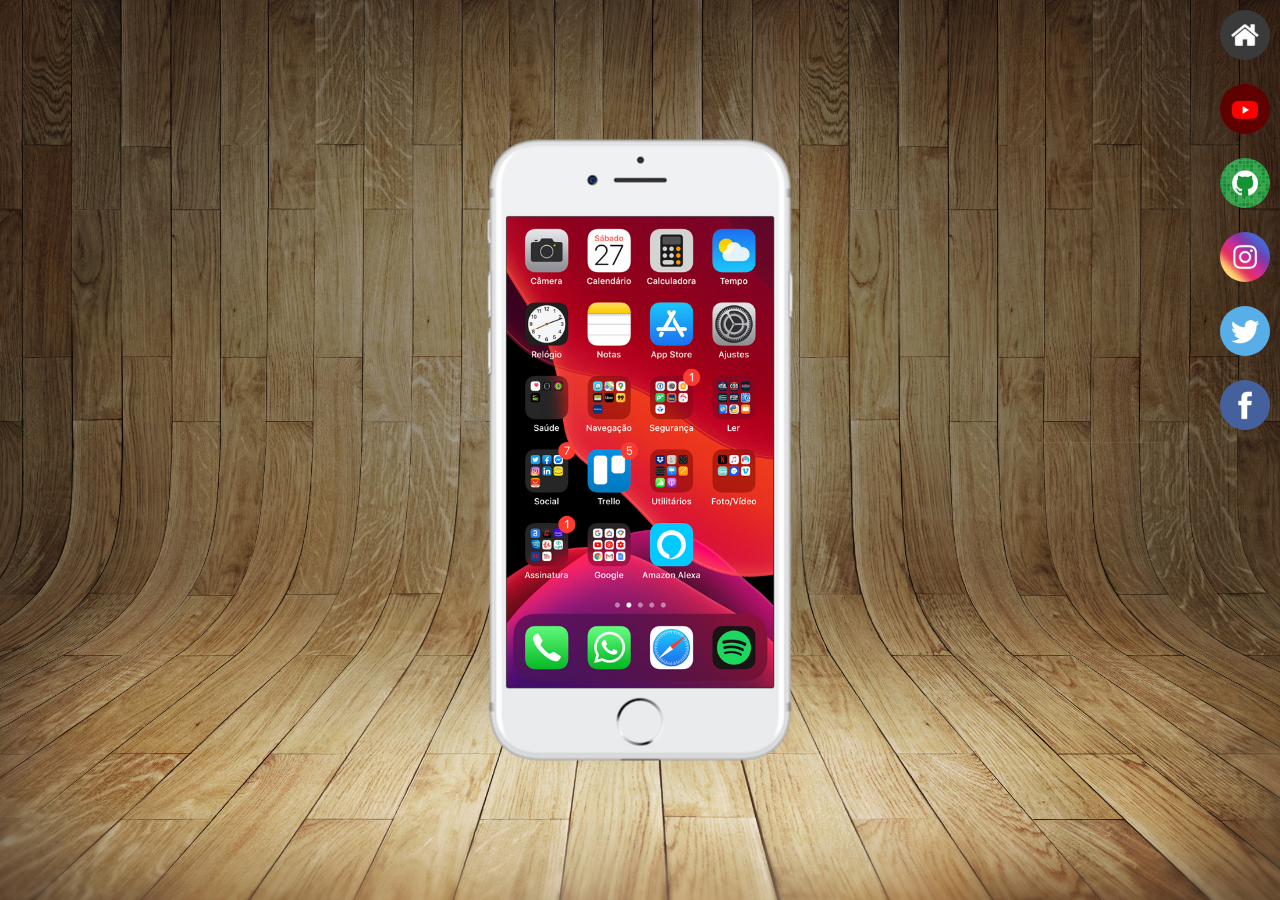
<file: index.html>
<!DOCTYPE html>
<html lang="pt-BR">
<head>
    <meta charset="UTF-8">
    <meta name="viewport" content="width=device-width, initial-scale=1.0">
    <title>Projeto Redes Sociais</title>
    <link rel="shortcut icon" href="favicon.ico" type="image/x-icon">
    <link rel="stylesheet" href="estilos/style.css">
</head>
<body>
    <main>
        <section id="telefone">
            <iframe src="home.html" name="tela" id="tela" frameborder="0">
                Seu navegador não é compatível com isso.
            </iframe>
        </section>
        <section id="redes-sociais">
            <a href="home.html" target="tela"><img src="imagens/logo-home.jpg" alt="
                Home"></a> <br>

            <a href="youtube.html" target="tela"><img src="imagens/logo-youtube.jpg" alt="YouTube"></a> <br>

            <a href="github.html" target="tela"> <img src="imagens/logo-github.jpg" alt="Github"></a> <br>

            <a href="instagram.html" target="tela"><img src="imagens/logo-instagram.jpg" alt="Instagram"></a> <br>

            <a href="twitter.html" target="tela"><img src="imagens/logo-twitter.jpg" alt="Twitter"></a> <br>

            <a href="facebook.html" target="tela"><img src="imagens/logo-facebook.jpg" alt=""></a> <br>

            
        </section>
    </main>
</body>
</html>
</file>
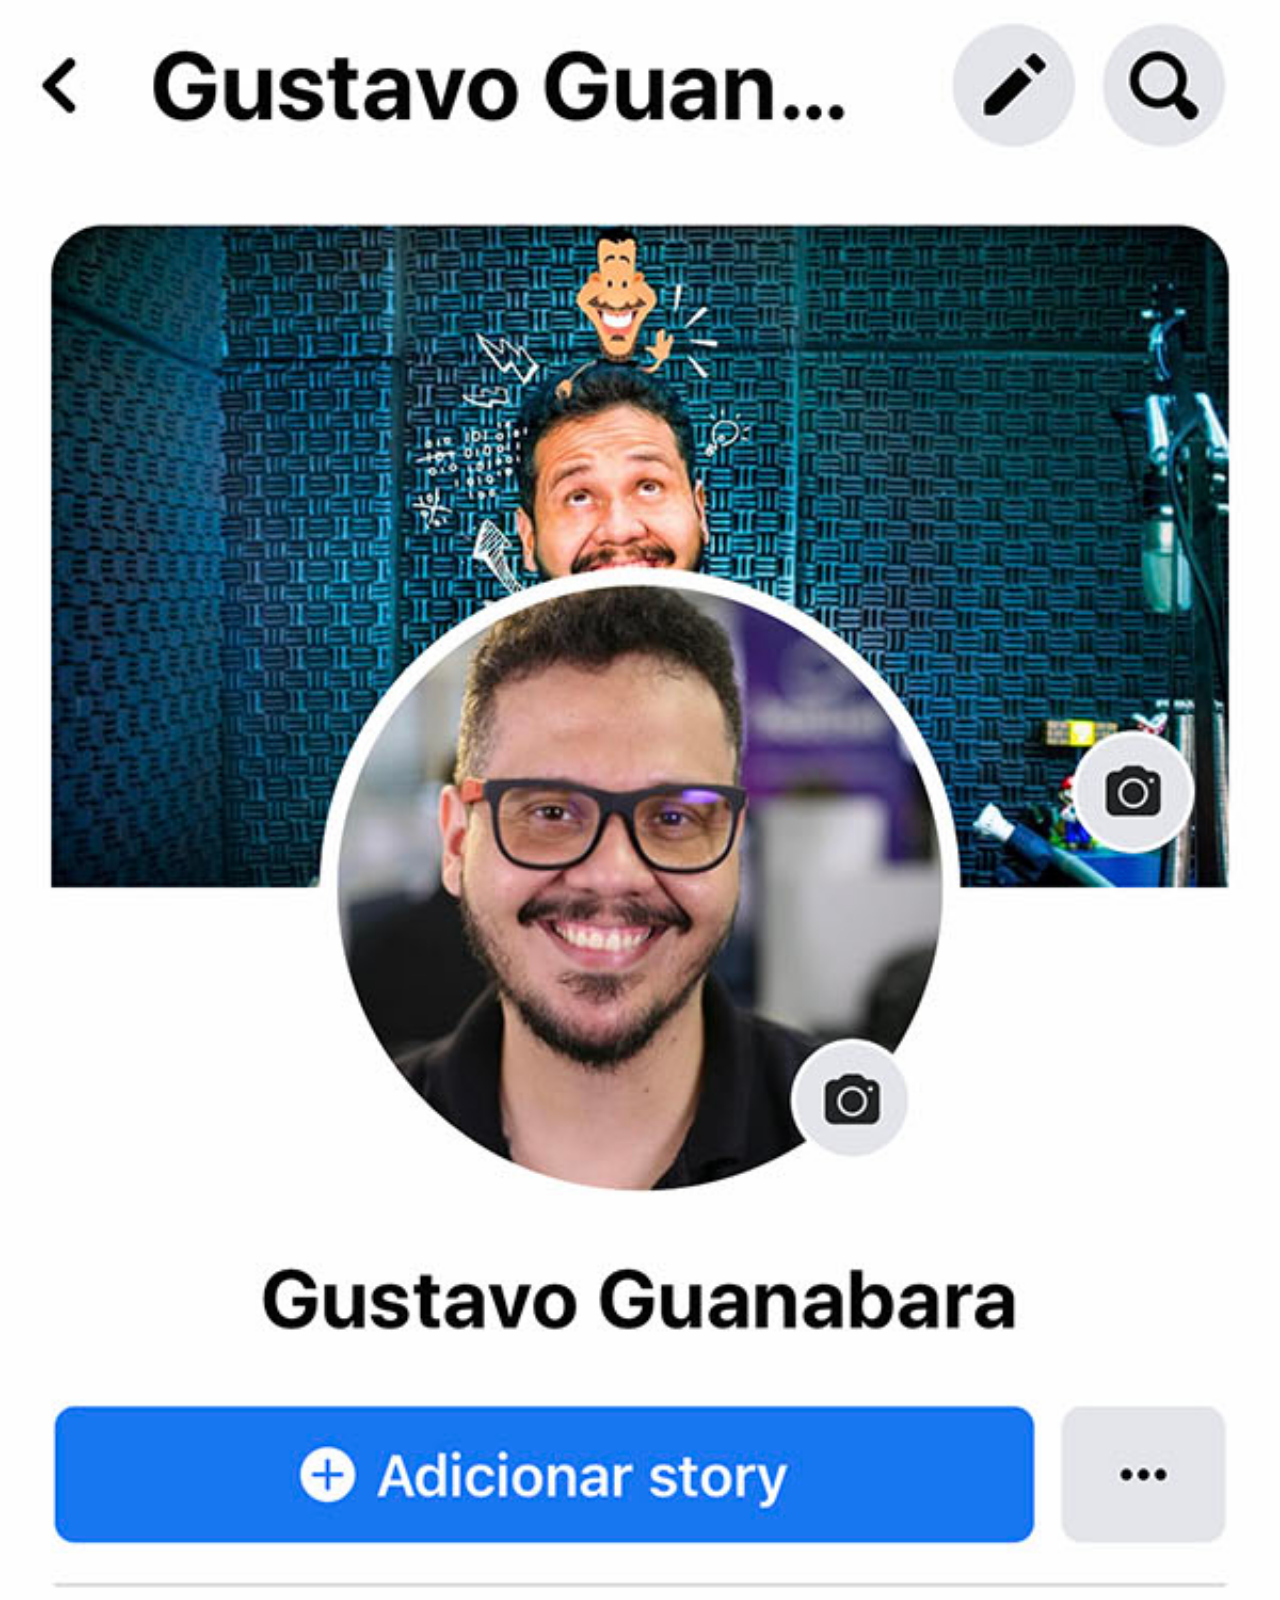
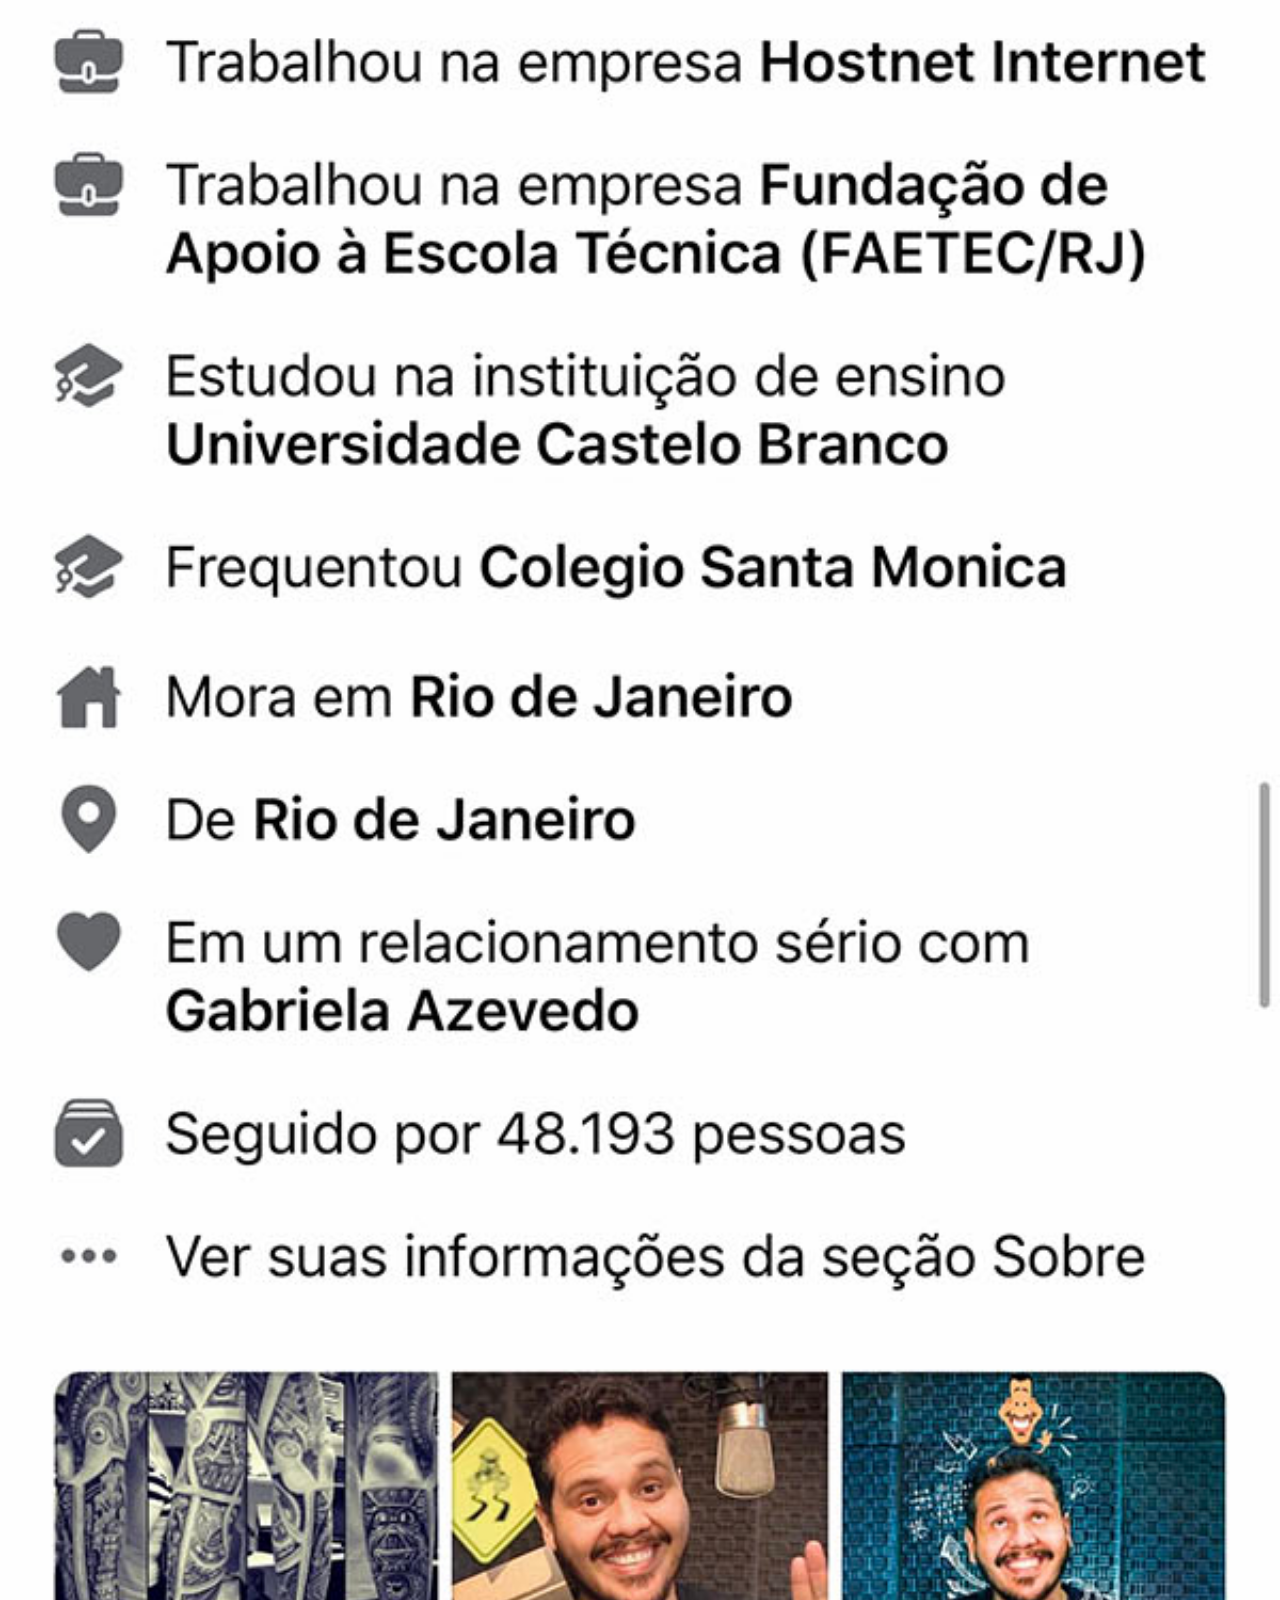
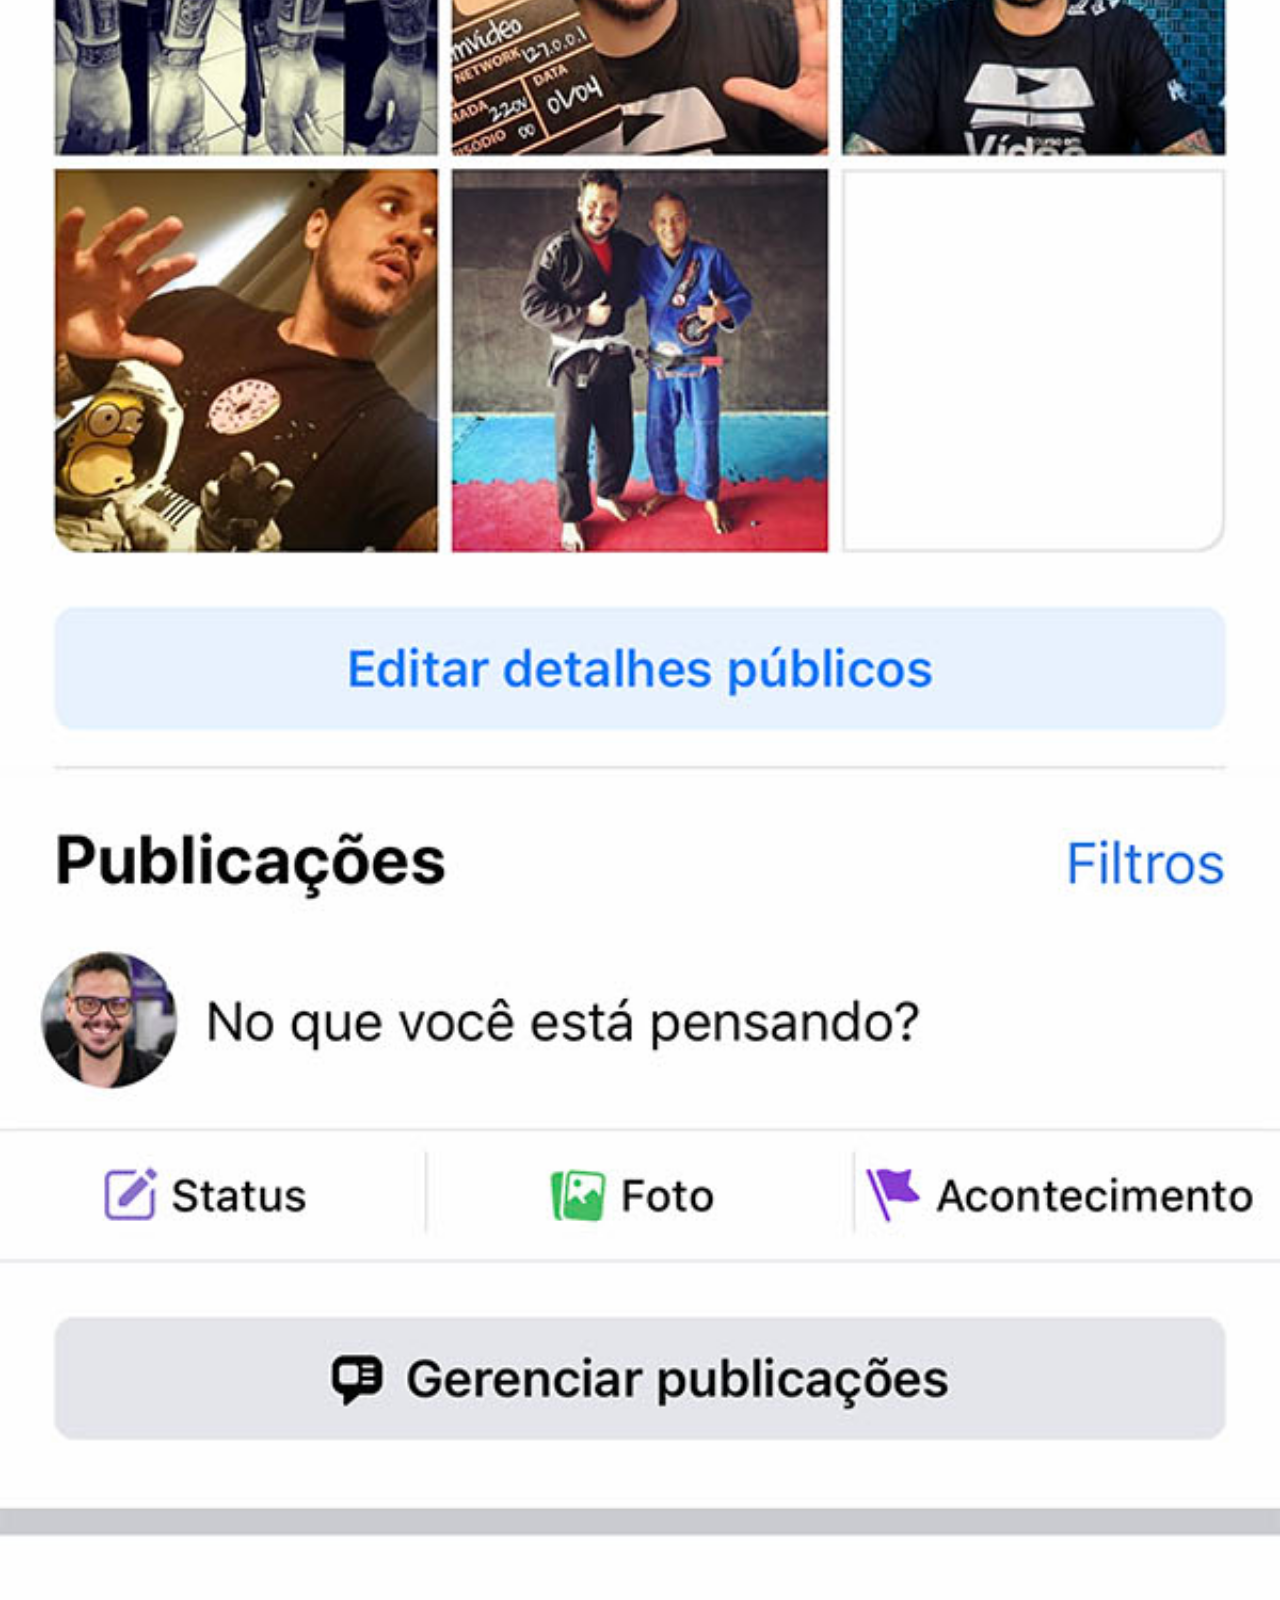
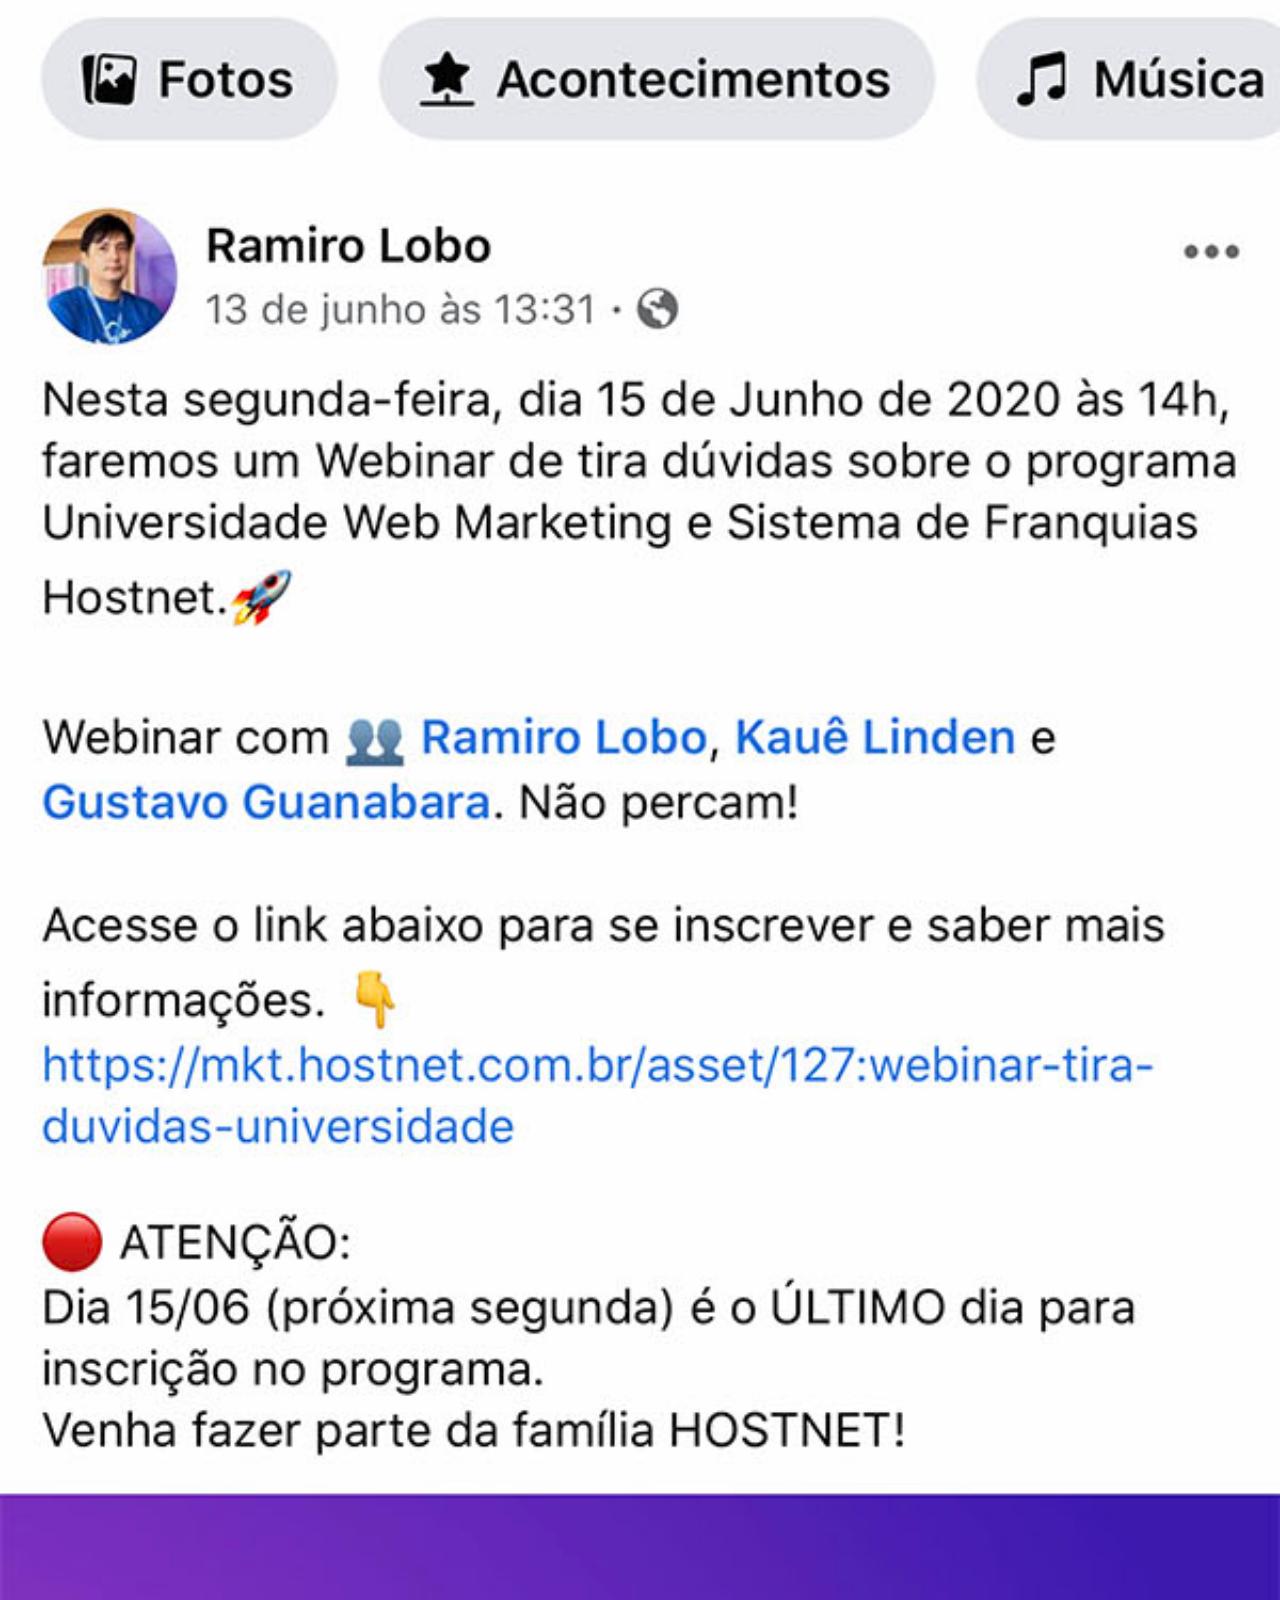
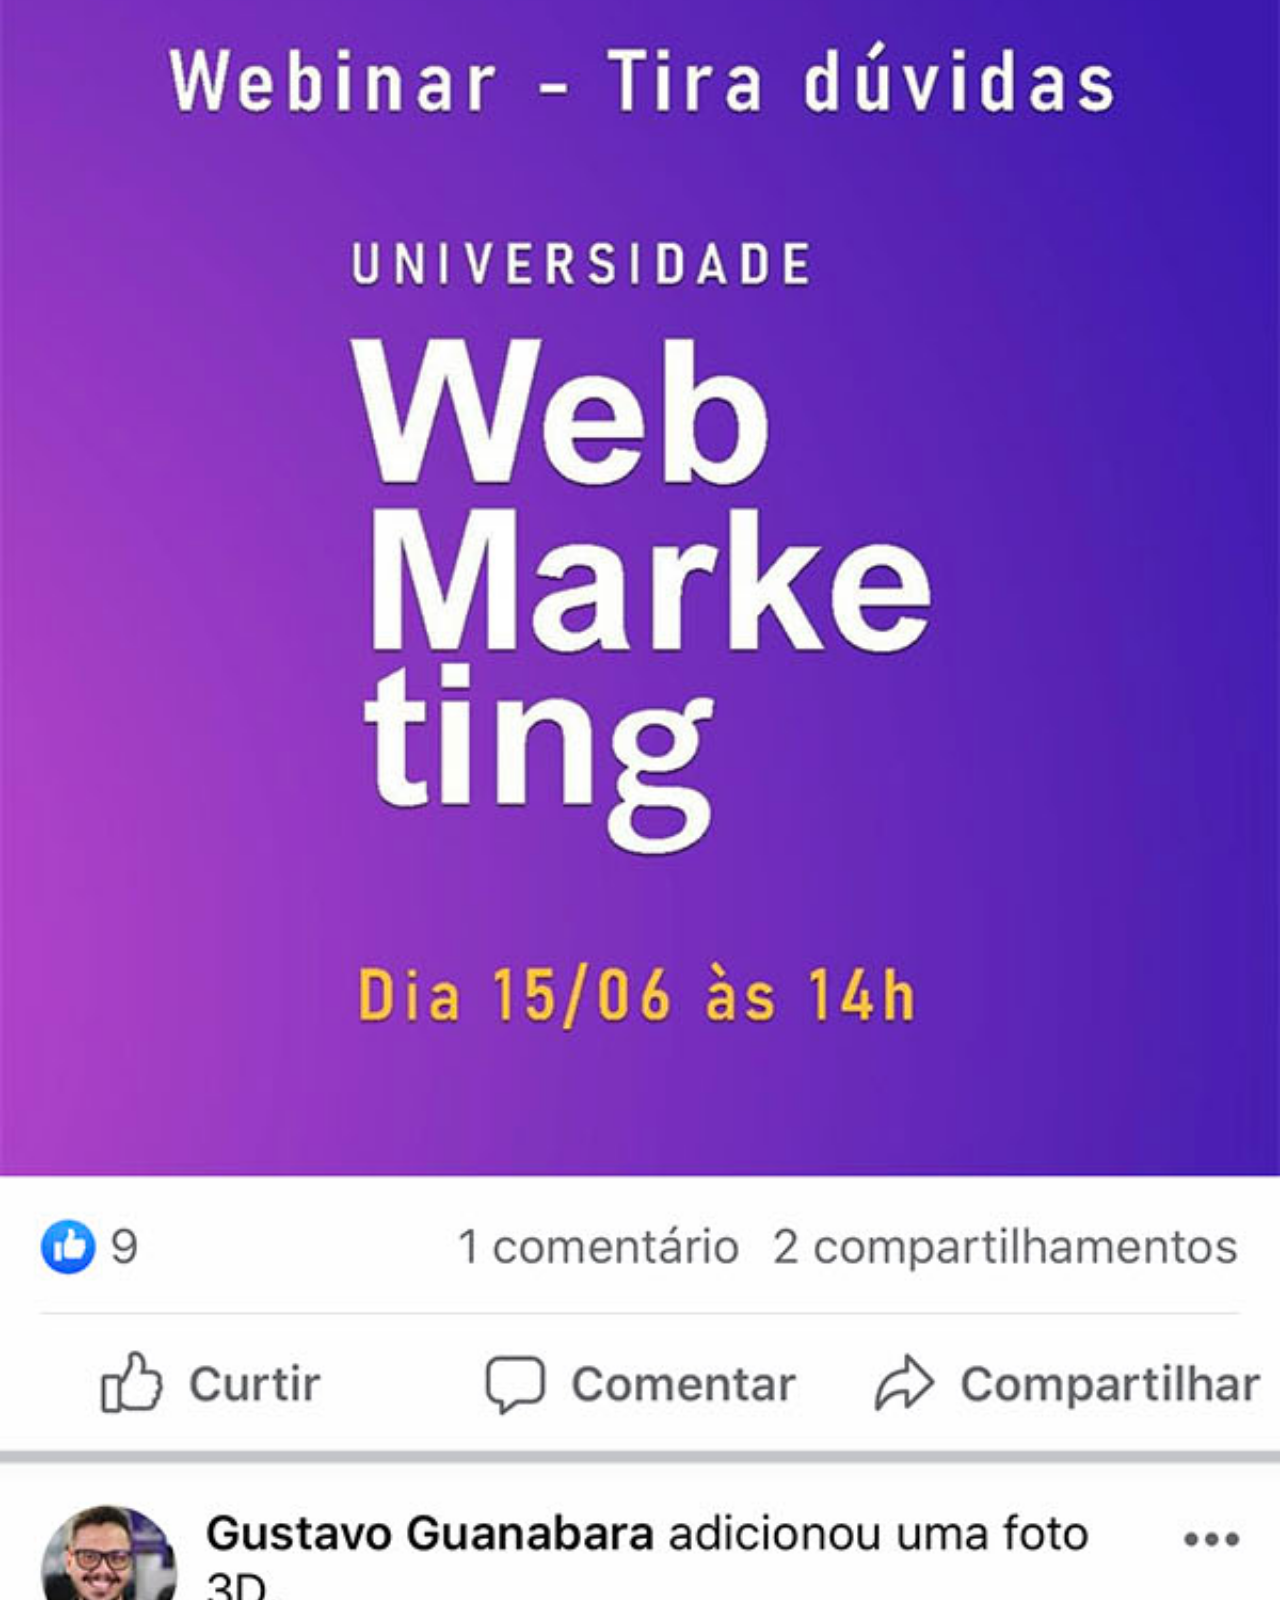
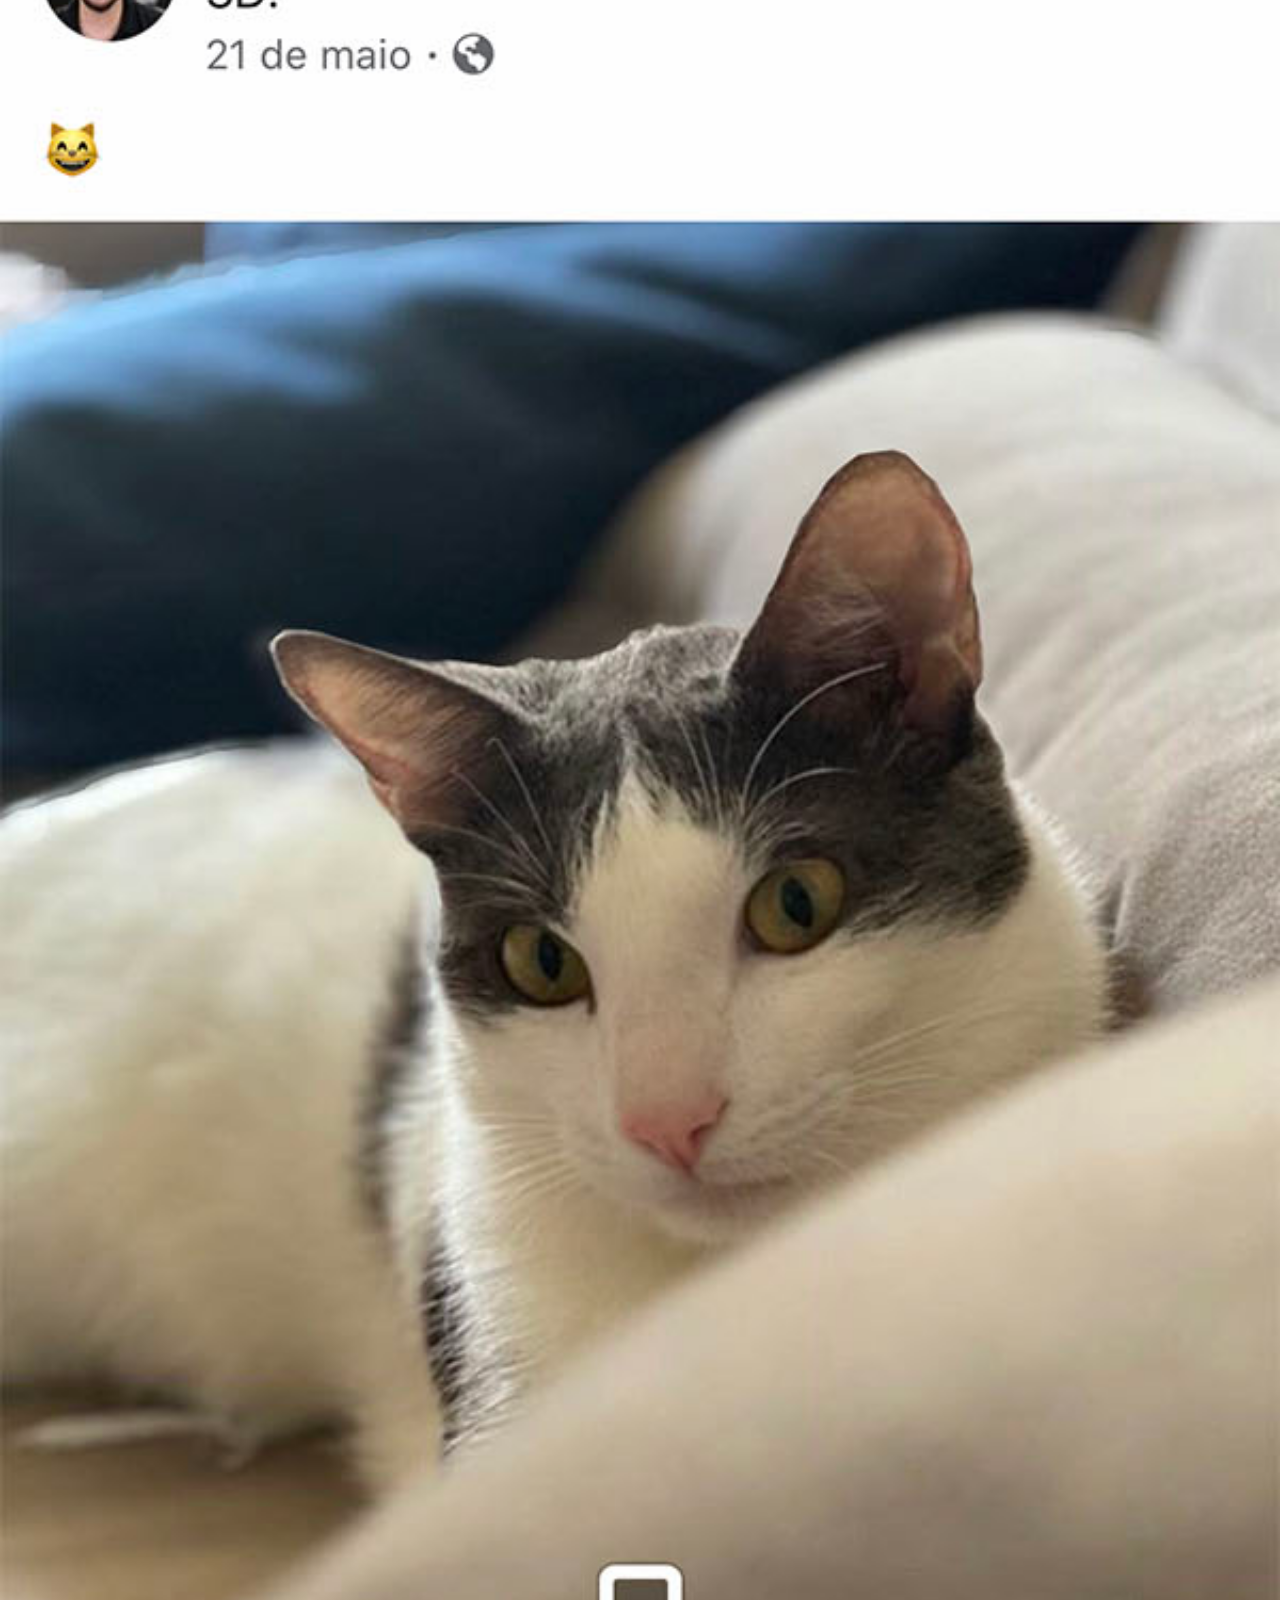
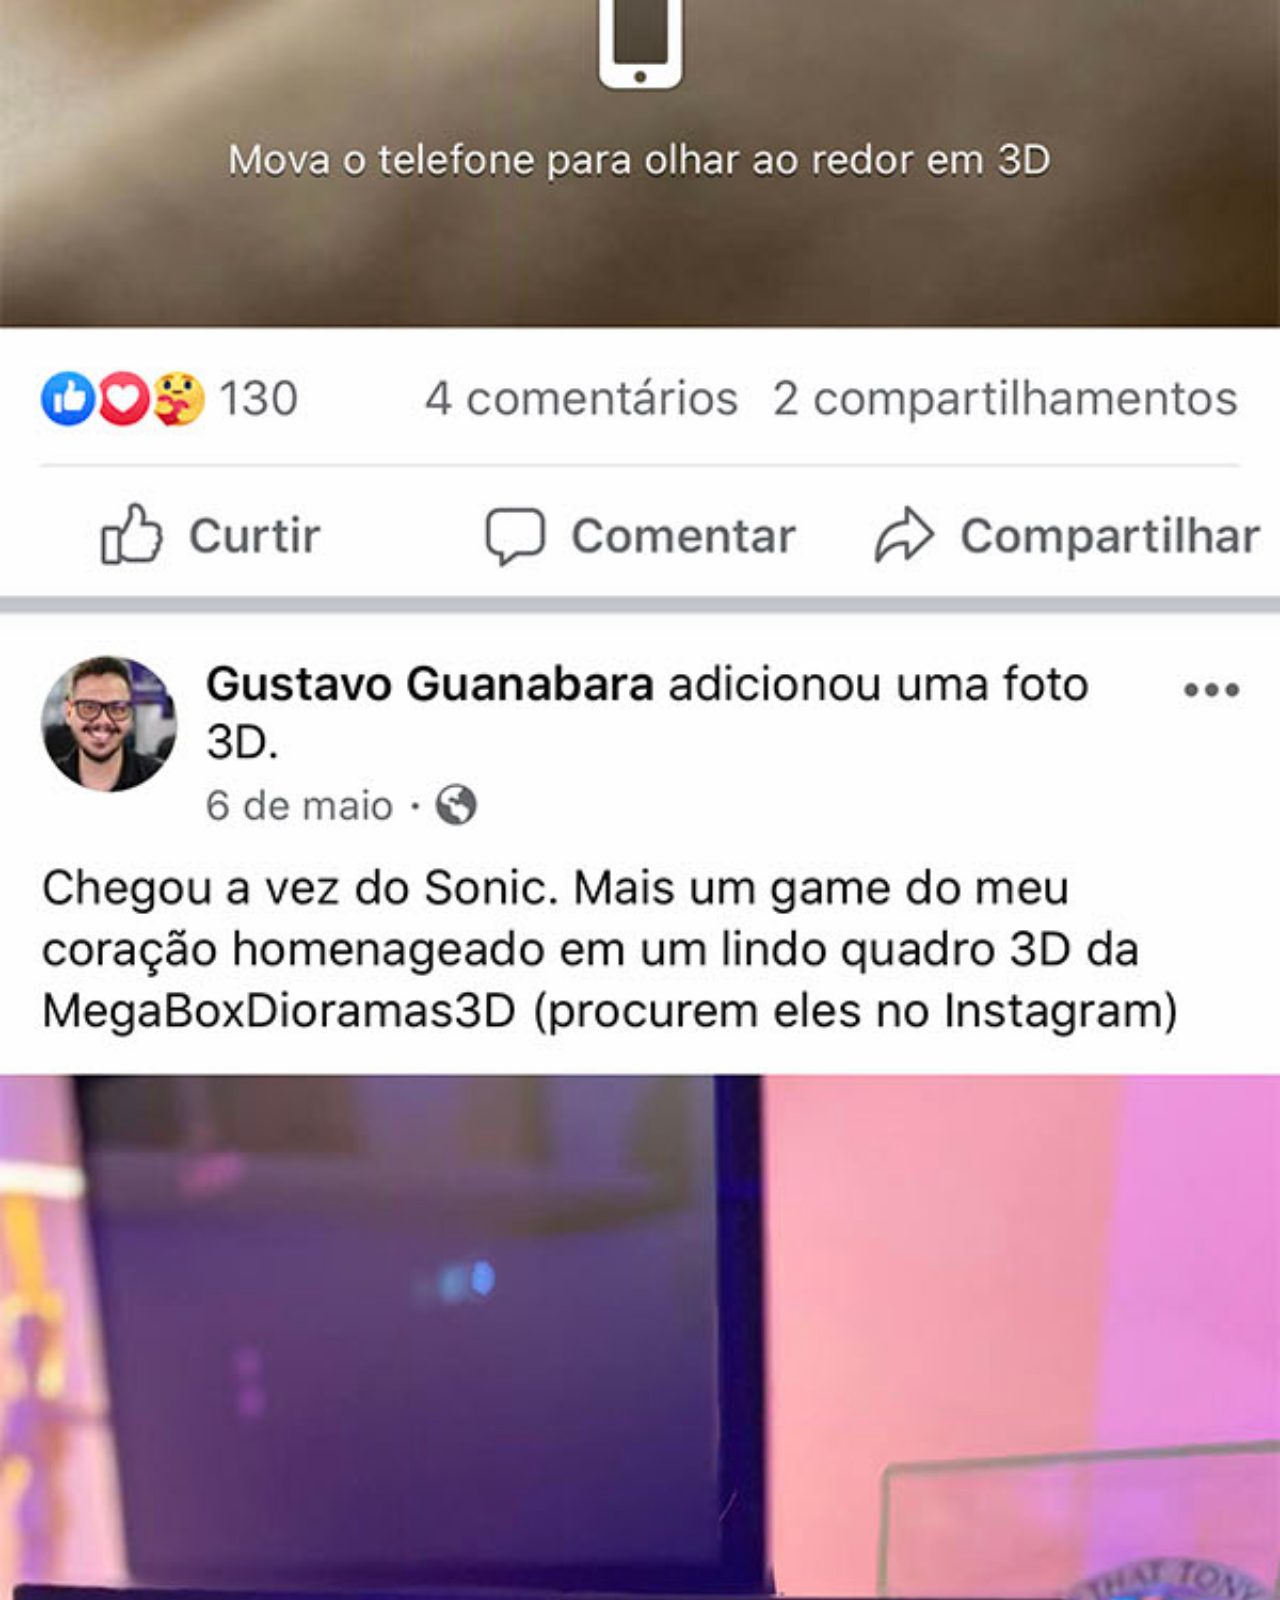
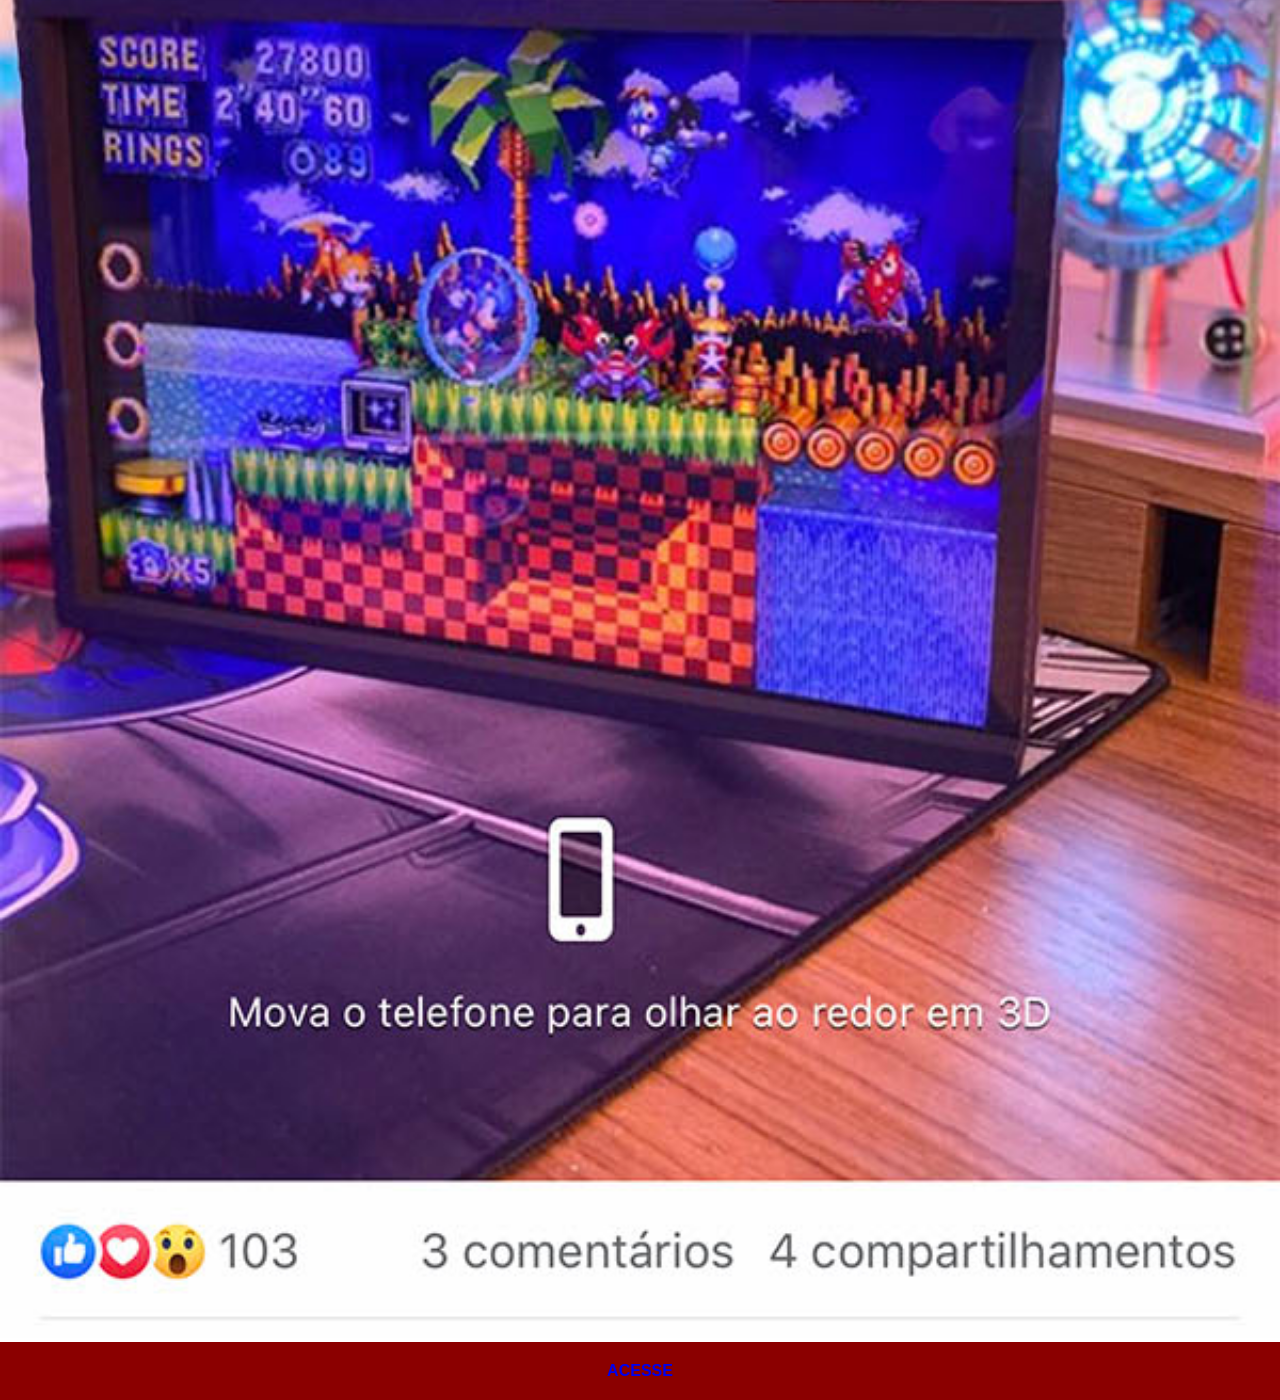
<file: facebook.html>
<!DOCTYPE html>
<html lang="pt-BR">
<head>
    <meta charset="UTF-8">
    <meta name="viewport" content="width=device-width, initial-scale=1.0">
    <title>Facebook</title>
    <link rel="stylesheet" href="estilos/social.css">
</head>
<body>
    <img src="imagens/tela-facebook.jpg" alt="Facebook">
    <a href="https://facebook.com" target="_blank">ACESSE</a>

</body>
</html>
</file>
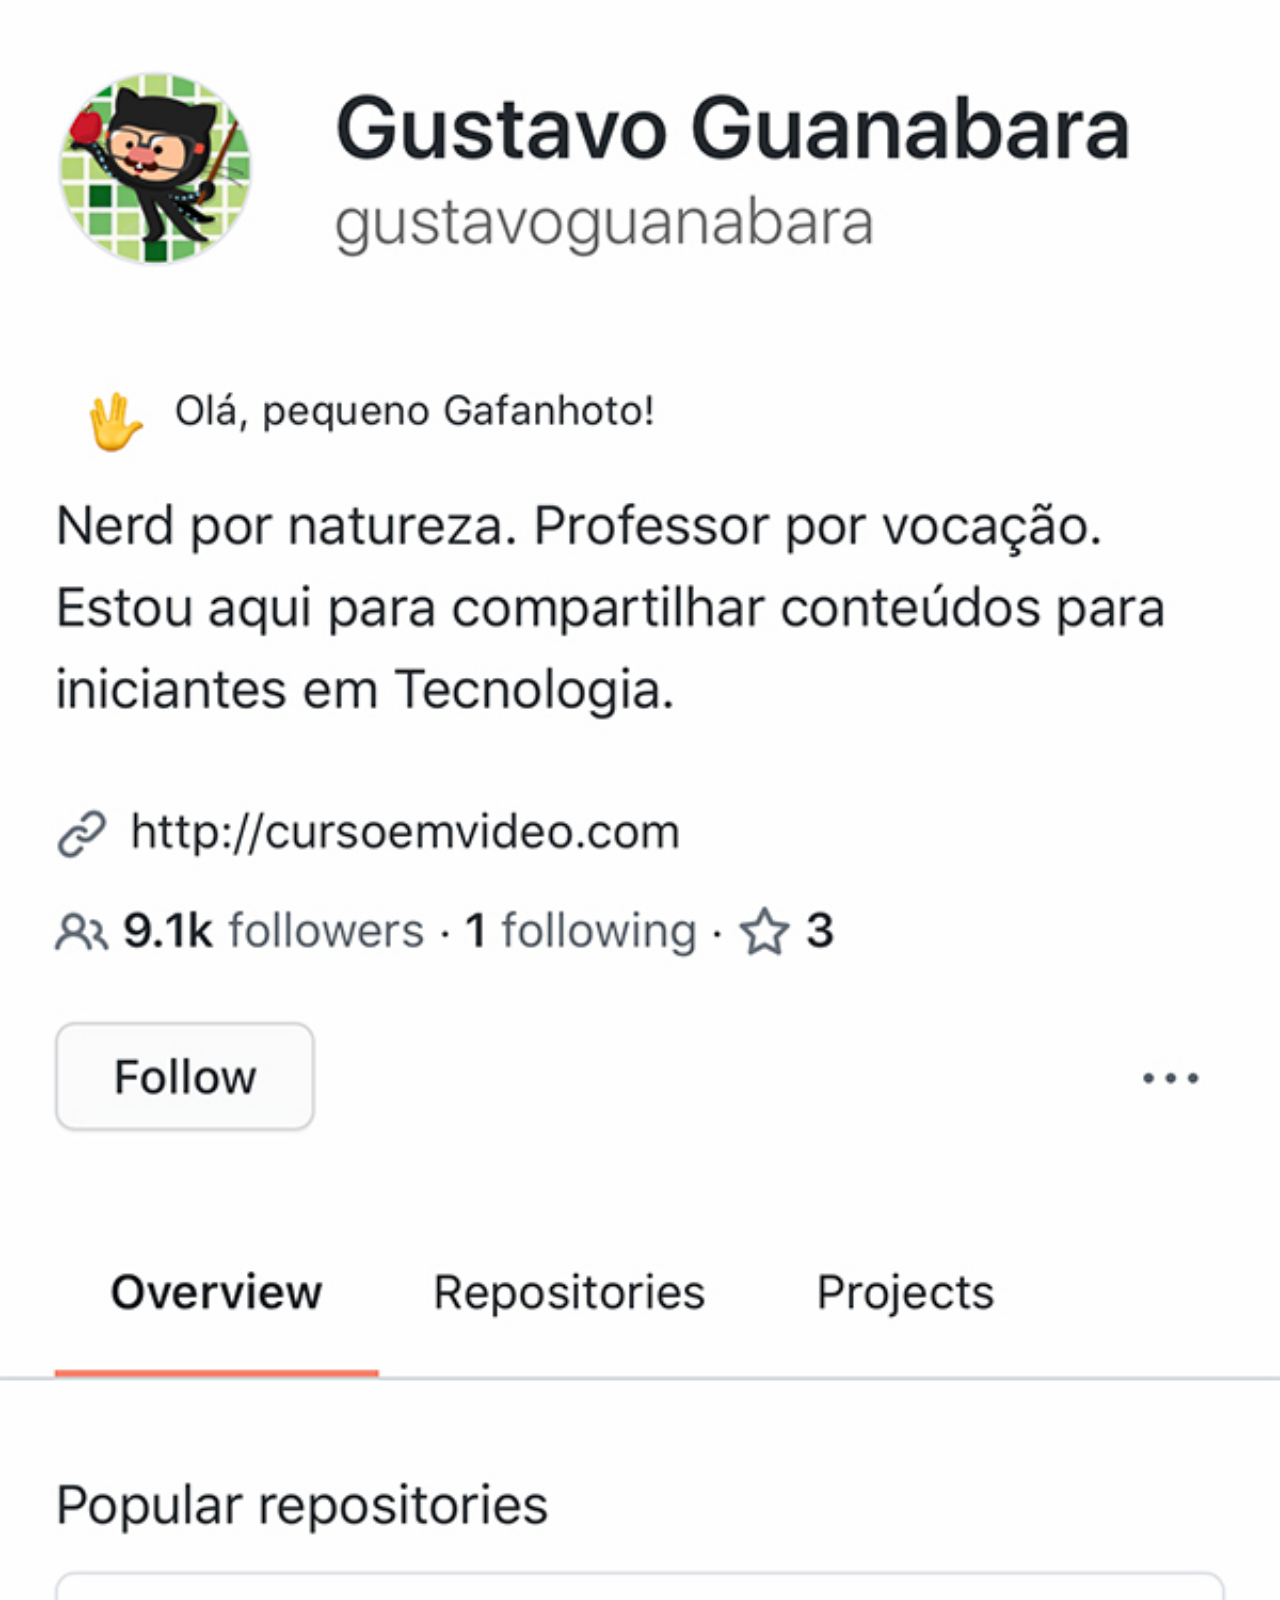
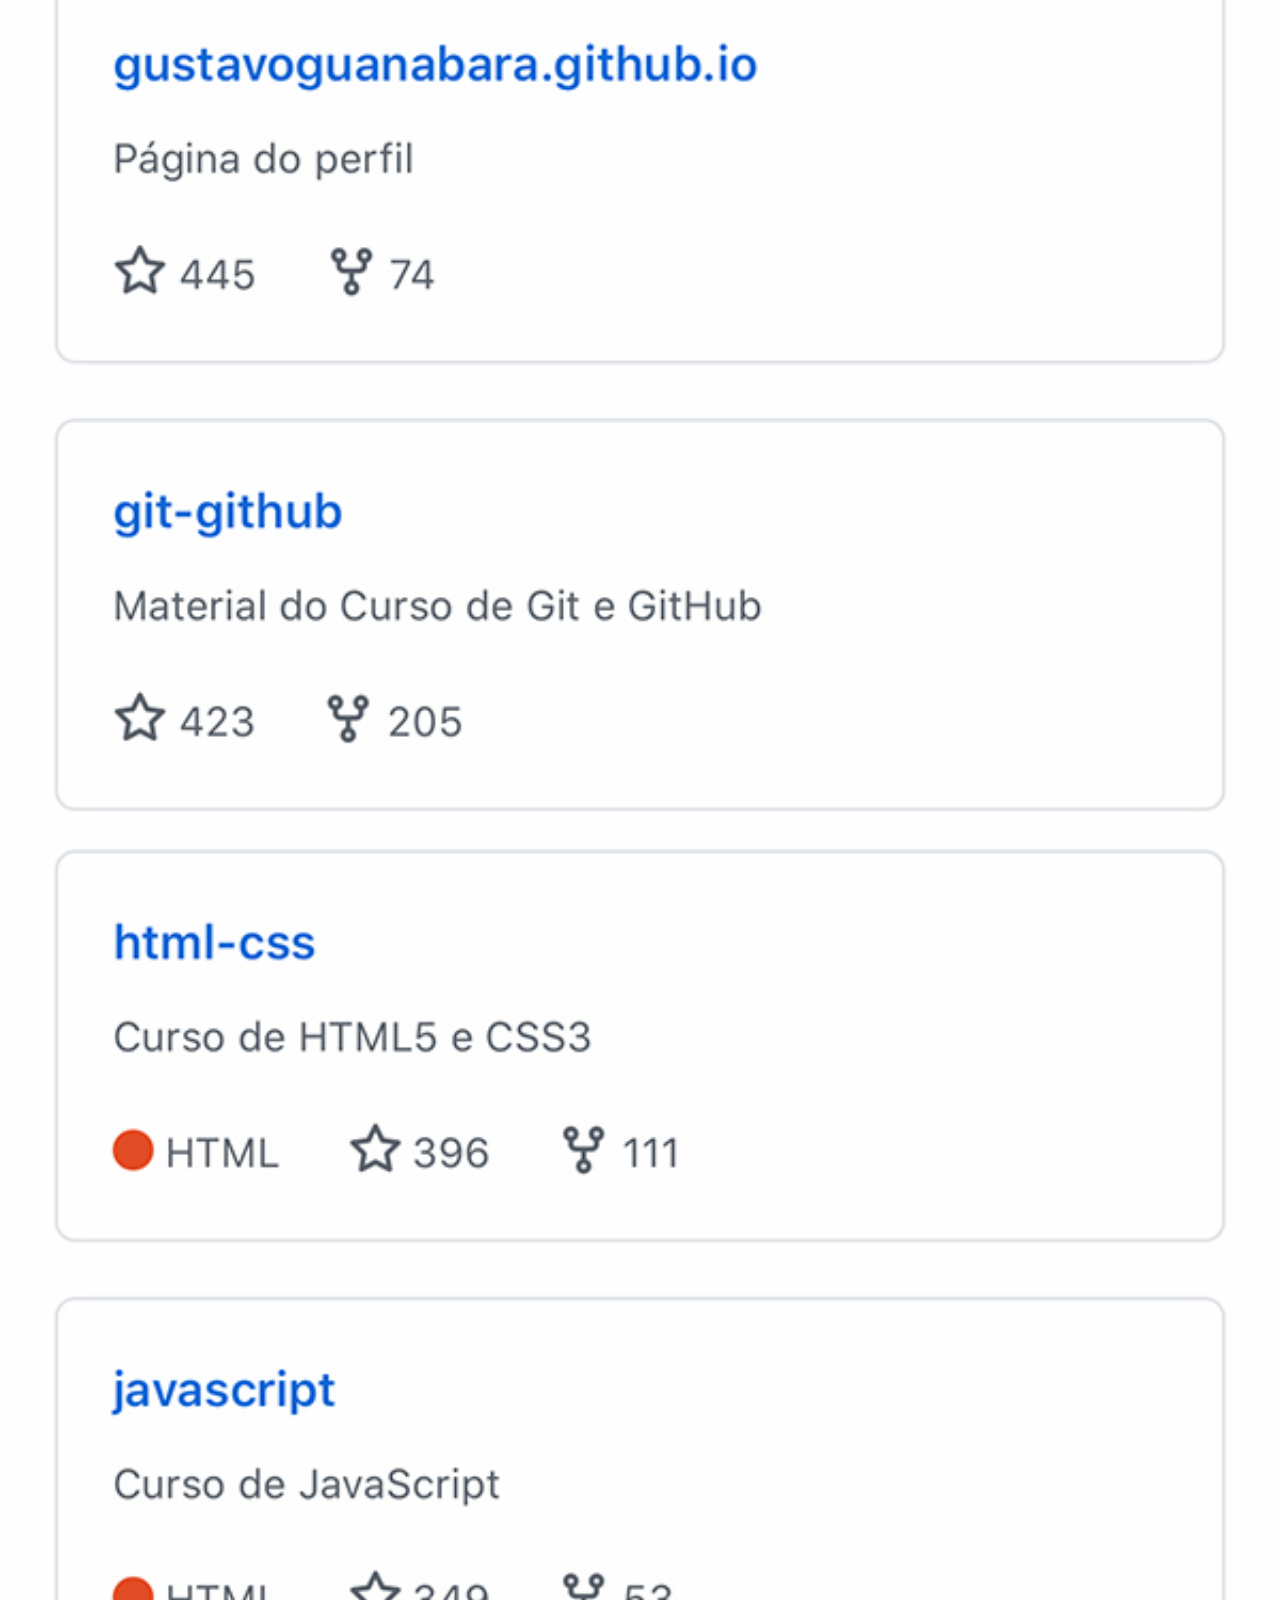
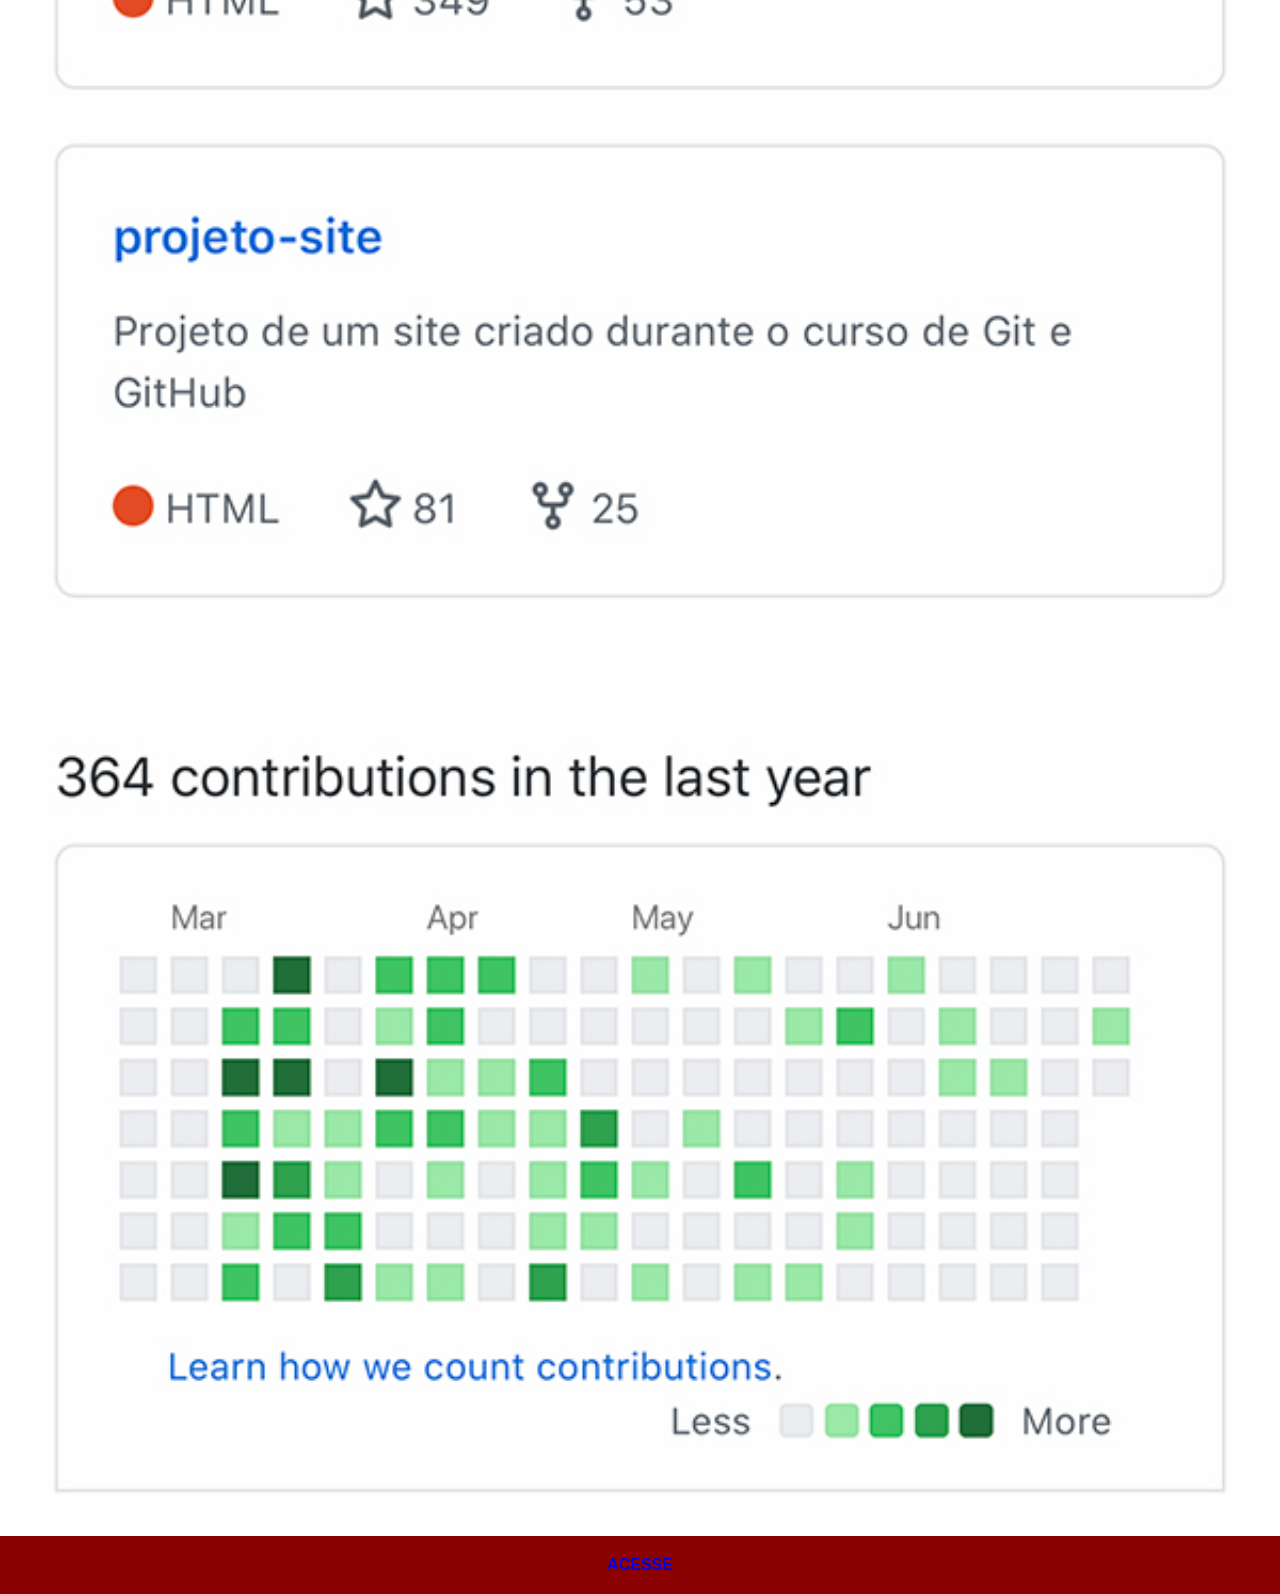
<file: github.html>
<!DOCTYPE html>
<html lang="pt-BR">
<head>
    <meta charset="UTF-8">
    <meta name="viewport" content="width=device-width, initial-scale=1.0">
    <title>Github</title>
    <link rel="stylesheet" href="estilos/social.css">
</head>
<body>
    <img src="imagens/tela-github.jpg" alt="GitHub">
    <a href="https://github.com/JVictor-web" target="_blank">ACESSE</a>

</body>
</html>
</file>
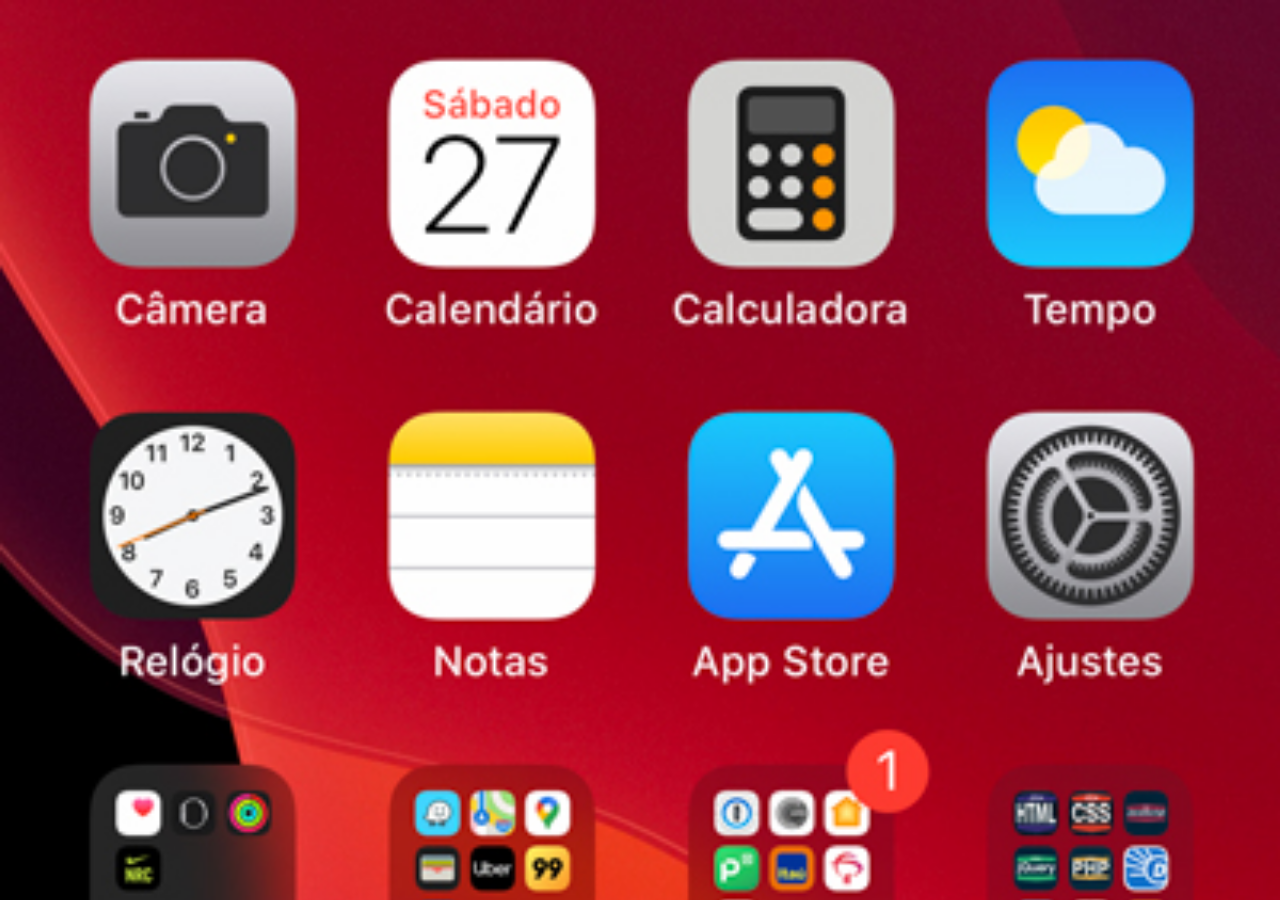
<file: home.html>
<!DOCTYPE html>
<html lang="pt-BR">
<head>
    <meta charset="UTF-8">
    <meta name="viewport" content="width=device-width, initial-scale=1.0">
    <title>Home</title>
    <style>
        * {
            margin: 0px;
            padding: 0px;
        }

        body {
            width: 100vw;
            height: 100vh;
            background: black url('imagens/tela-home.jpg') no-repeat top center;
            background-size: cover;
        }
    </style>
</head>
<body>
    
</body>
</html>
</file>
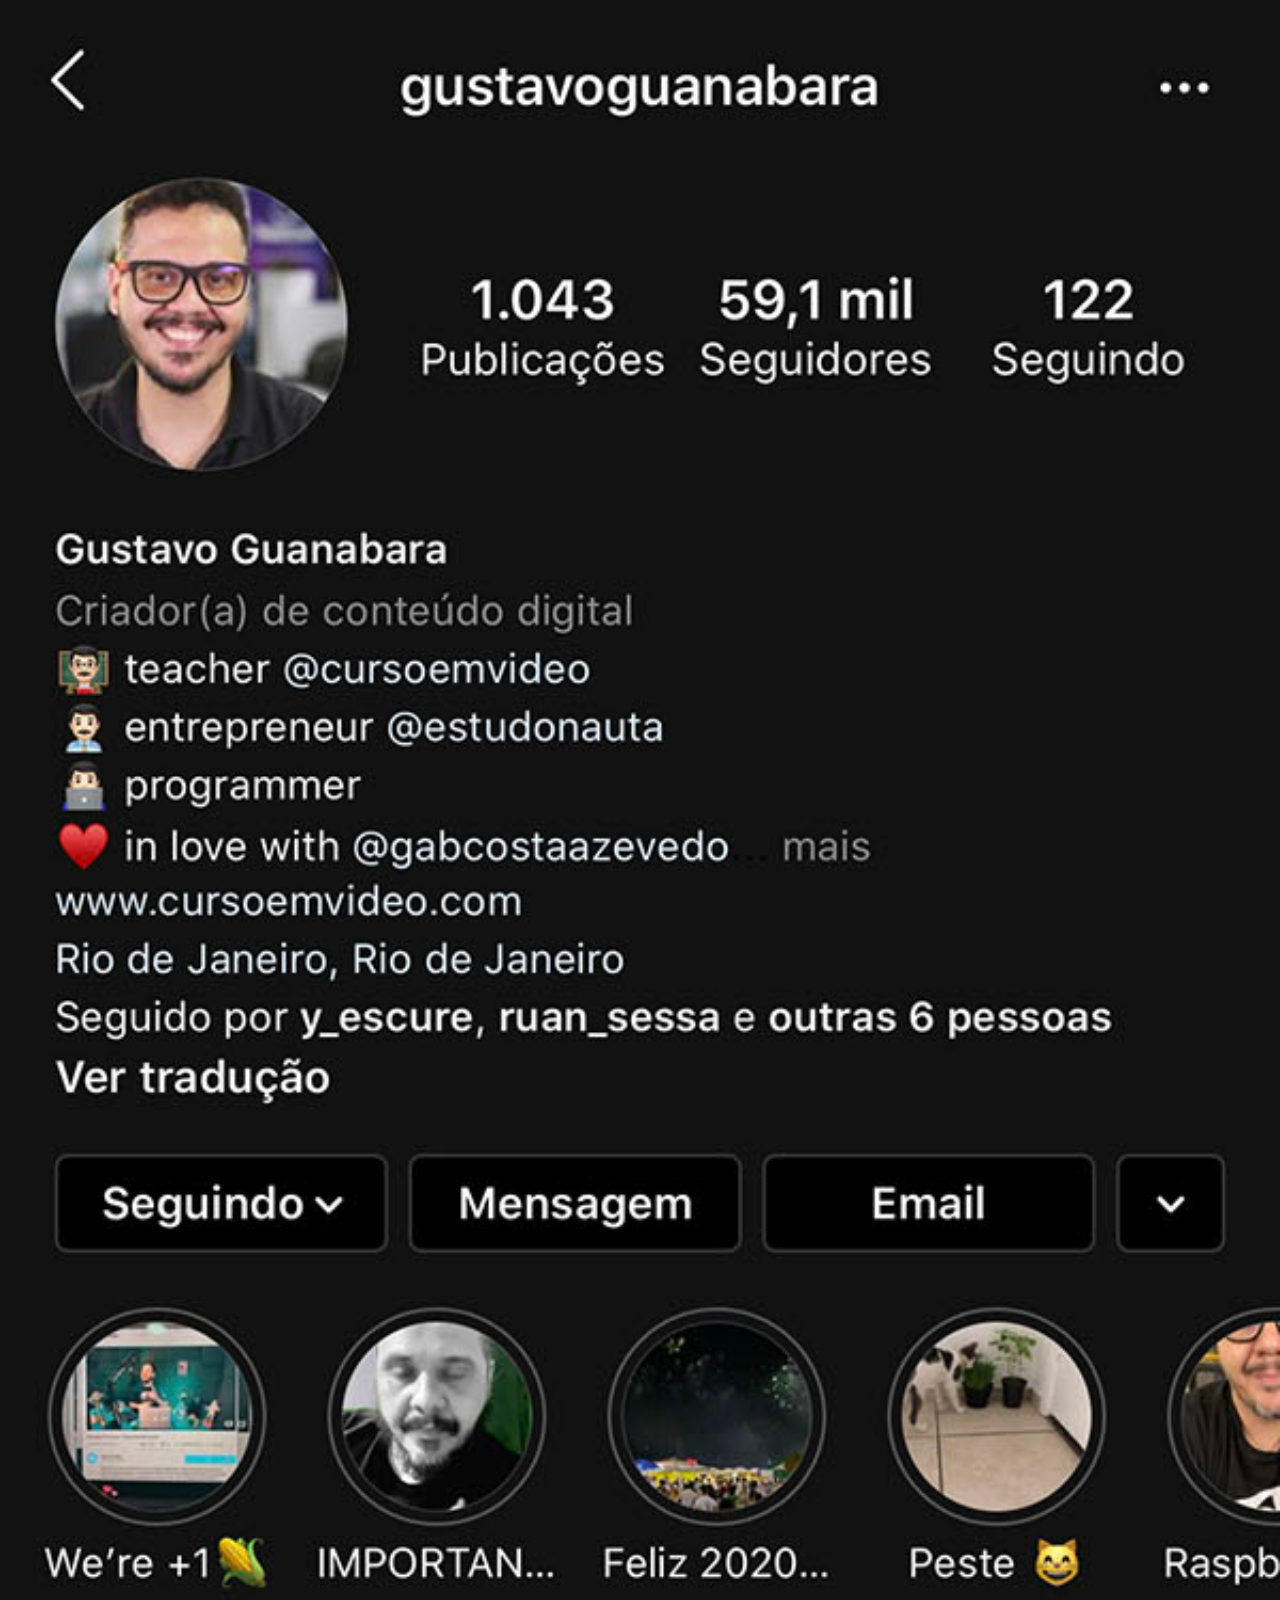
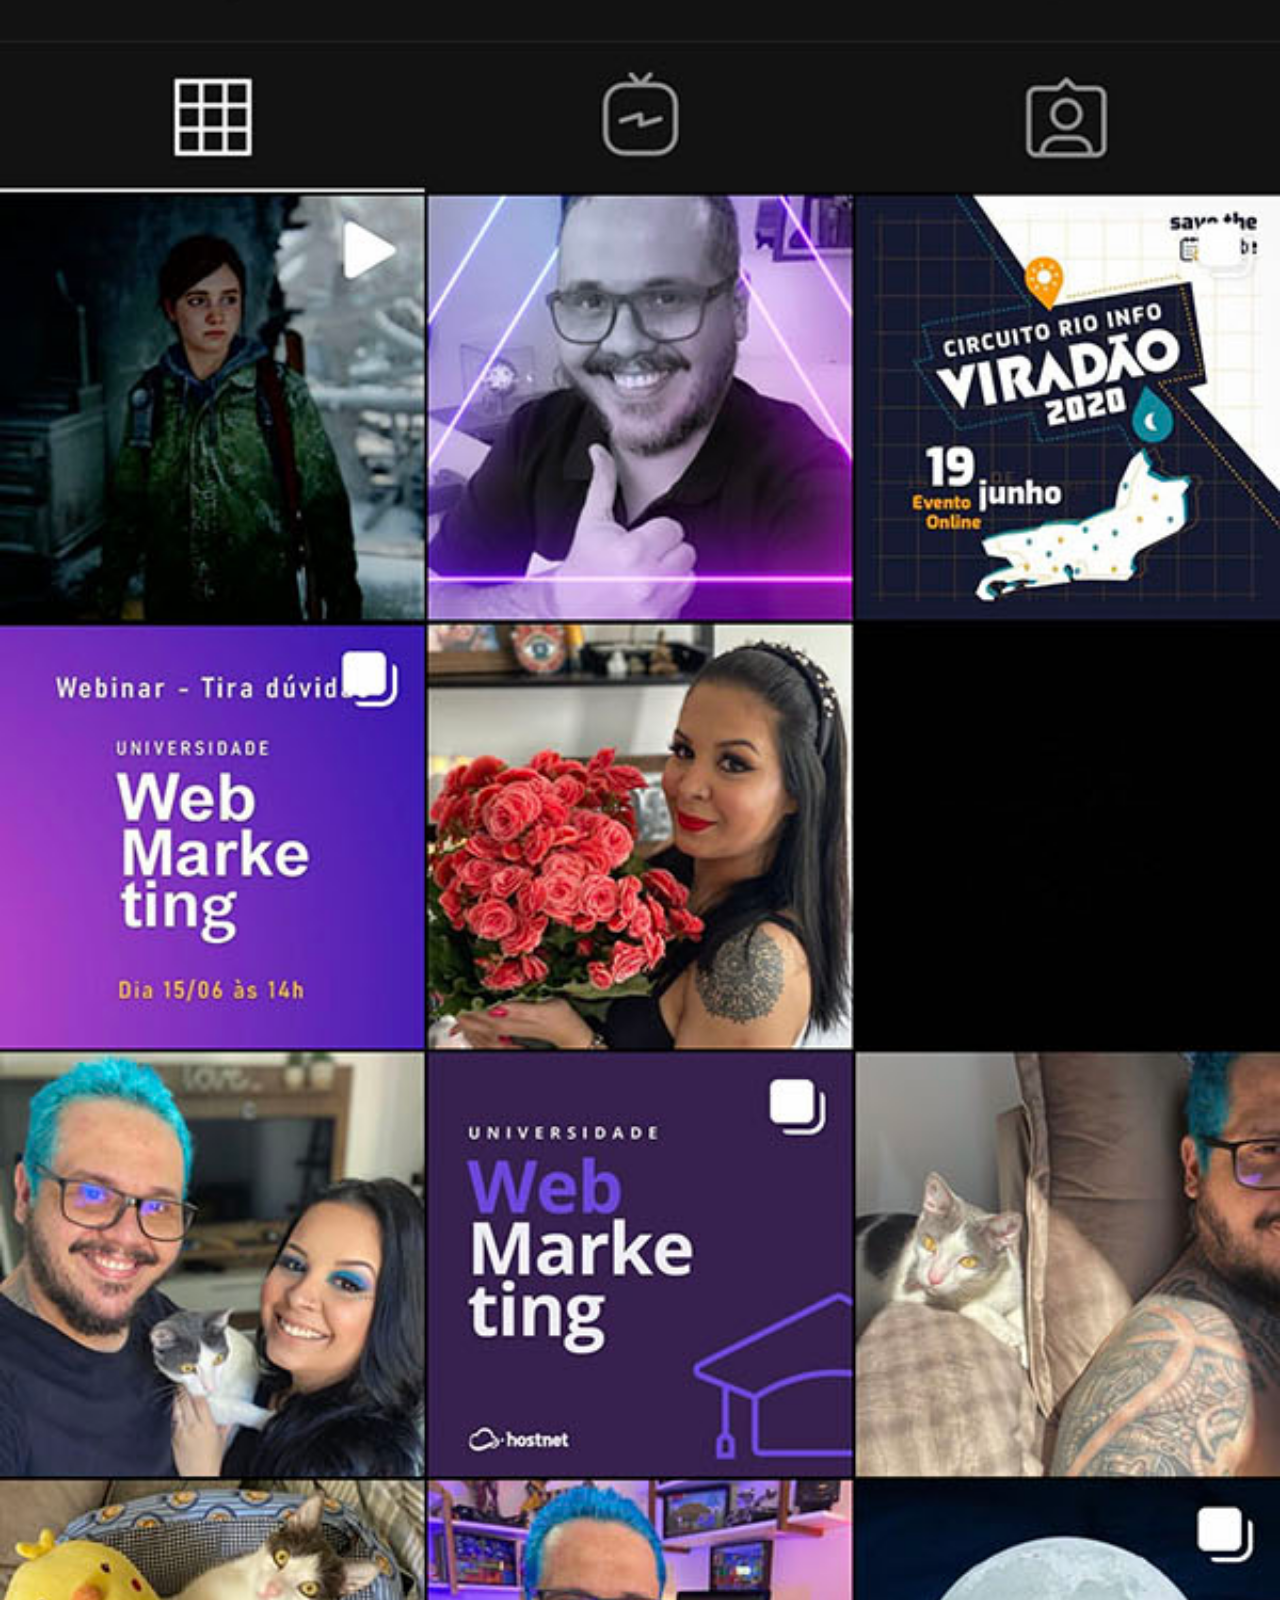
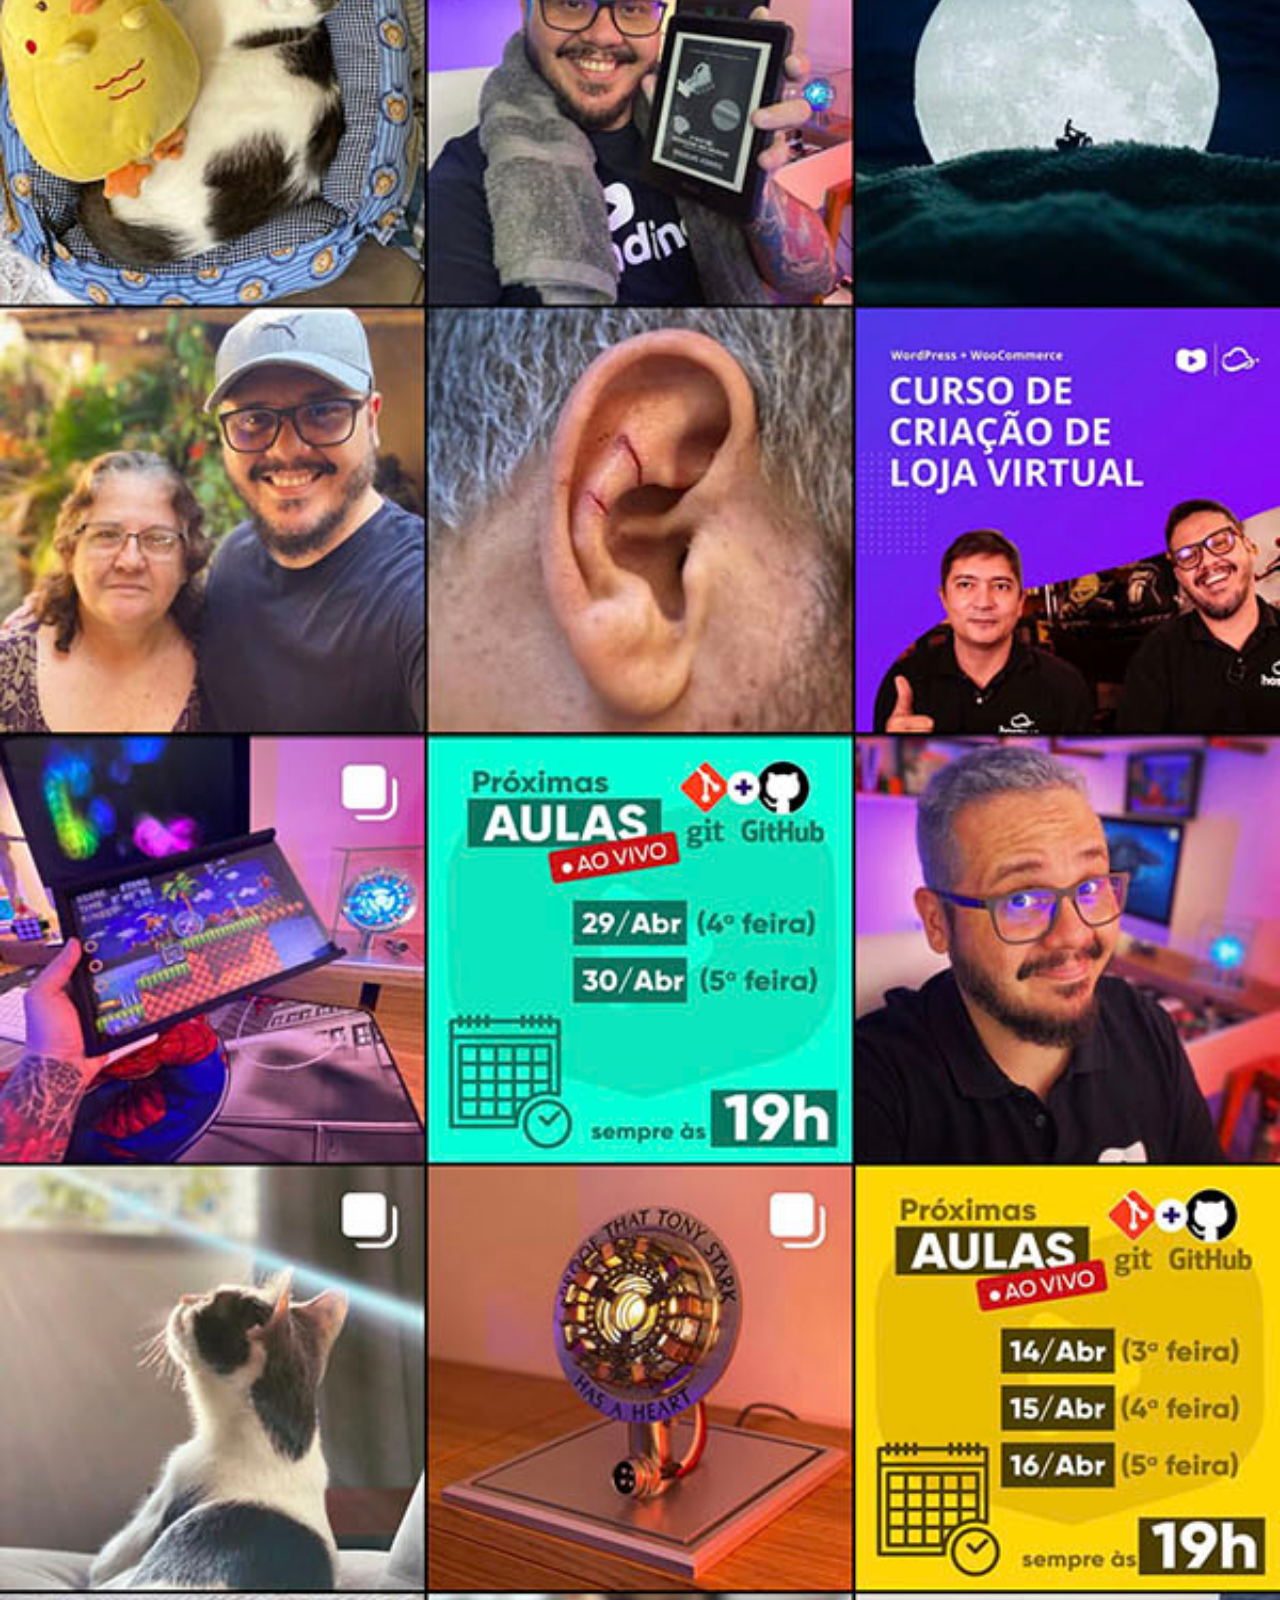
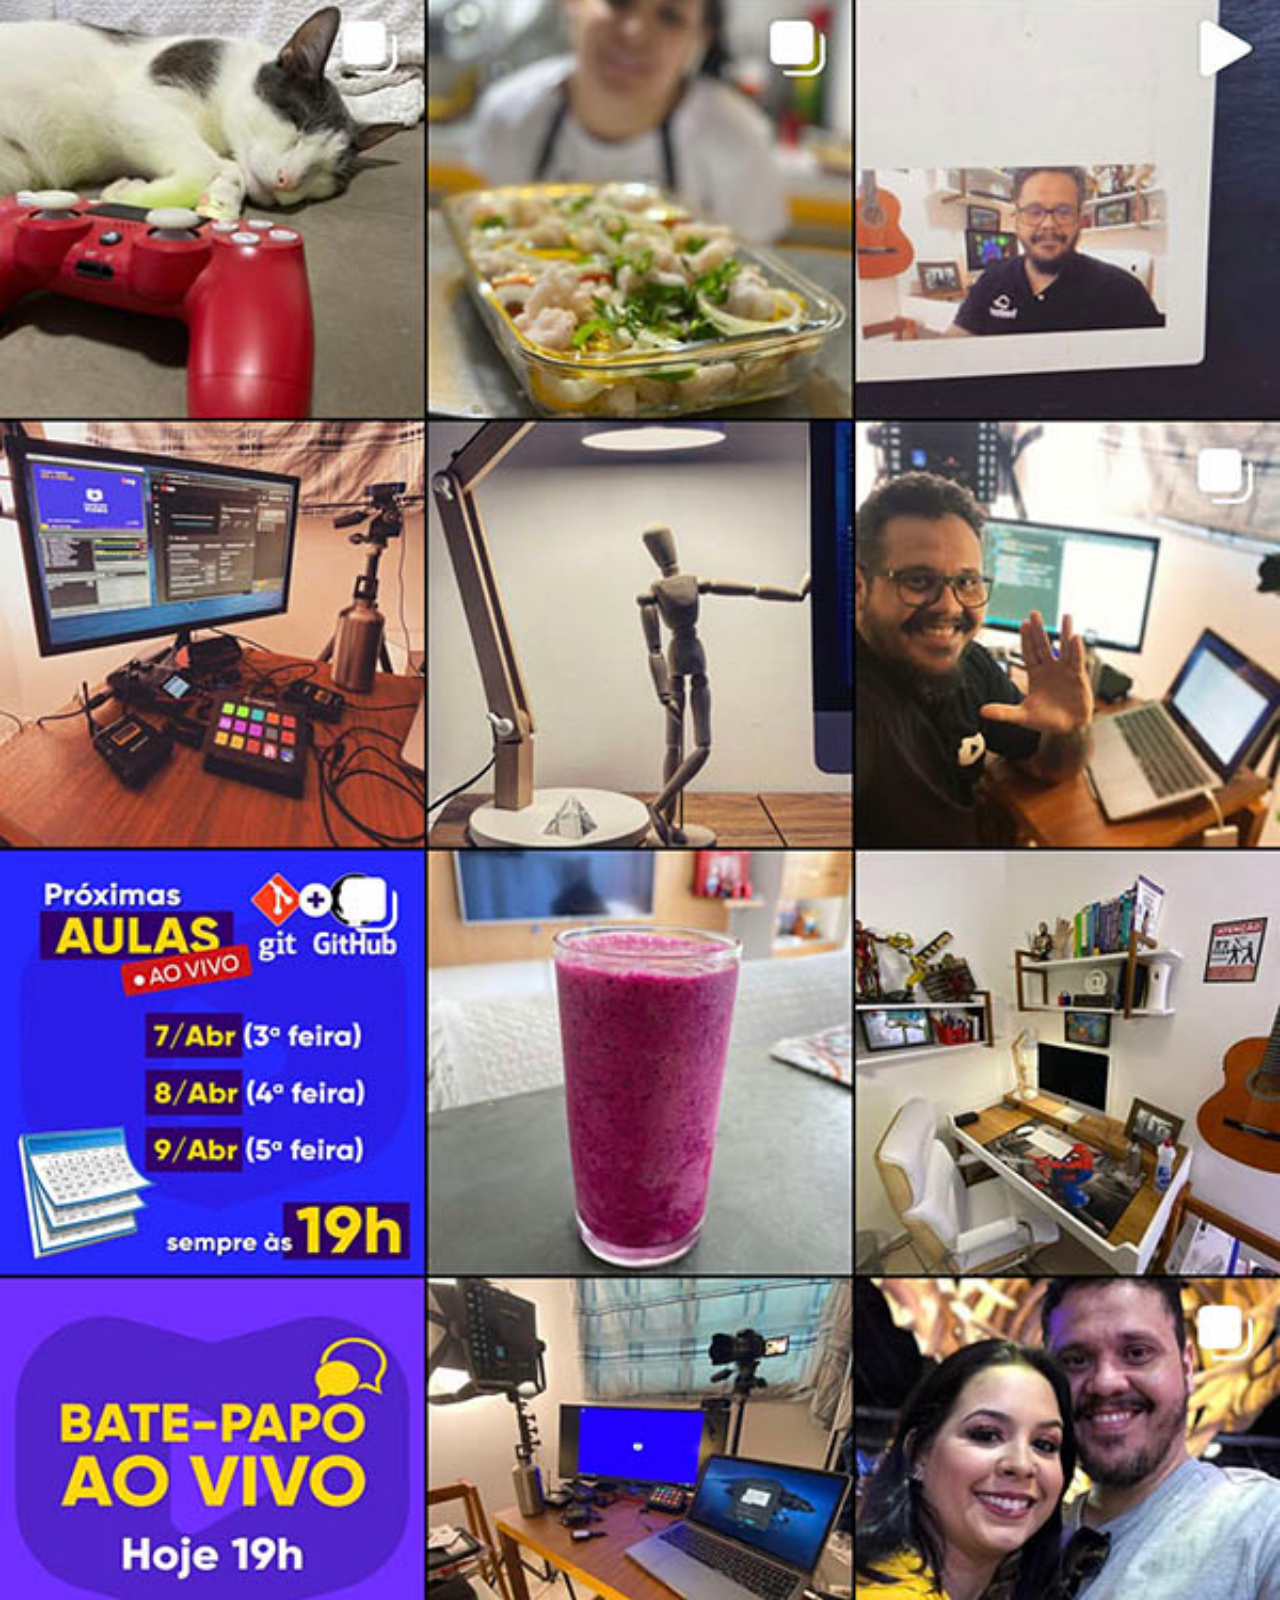
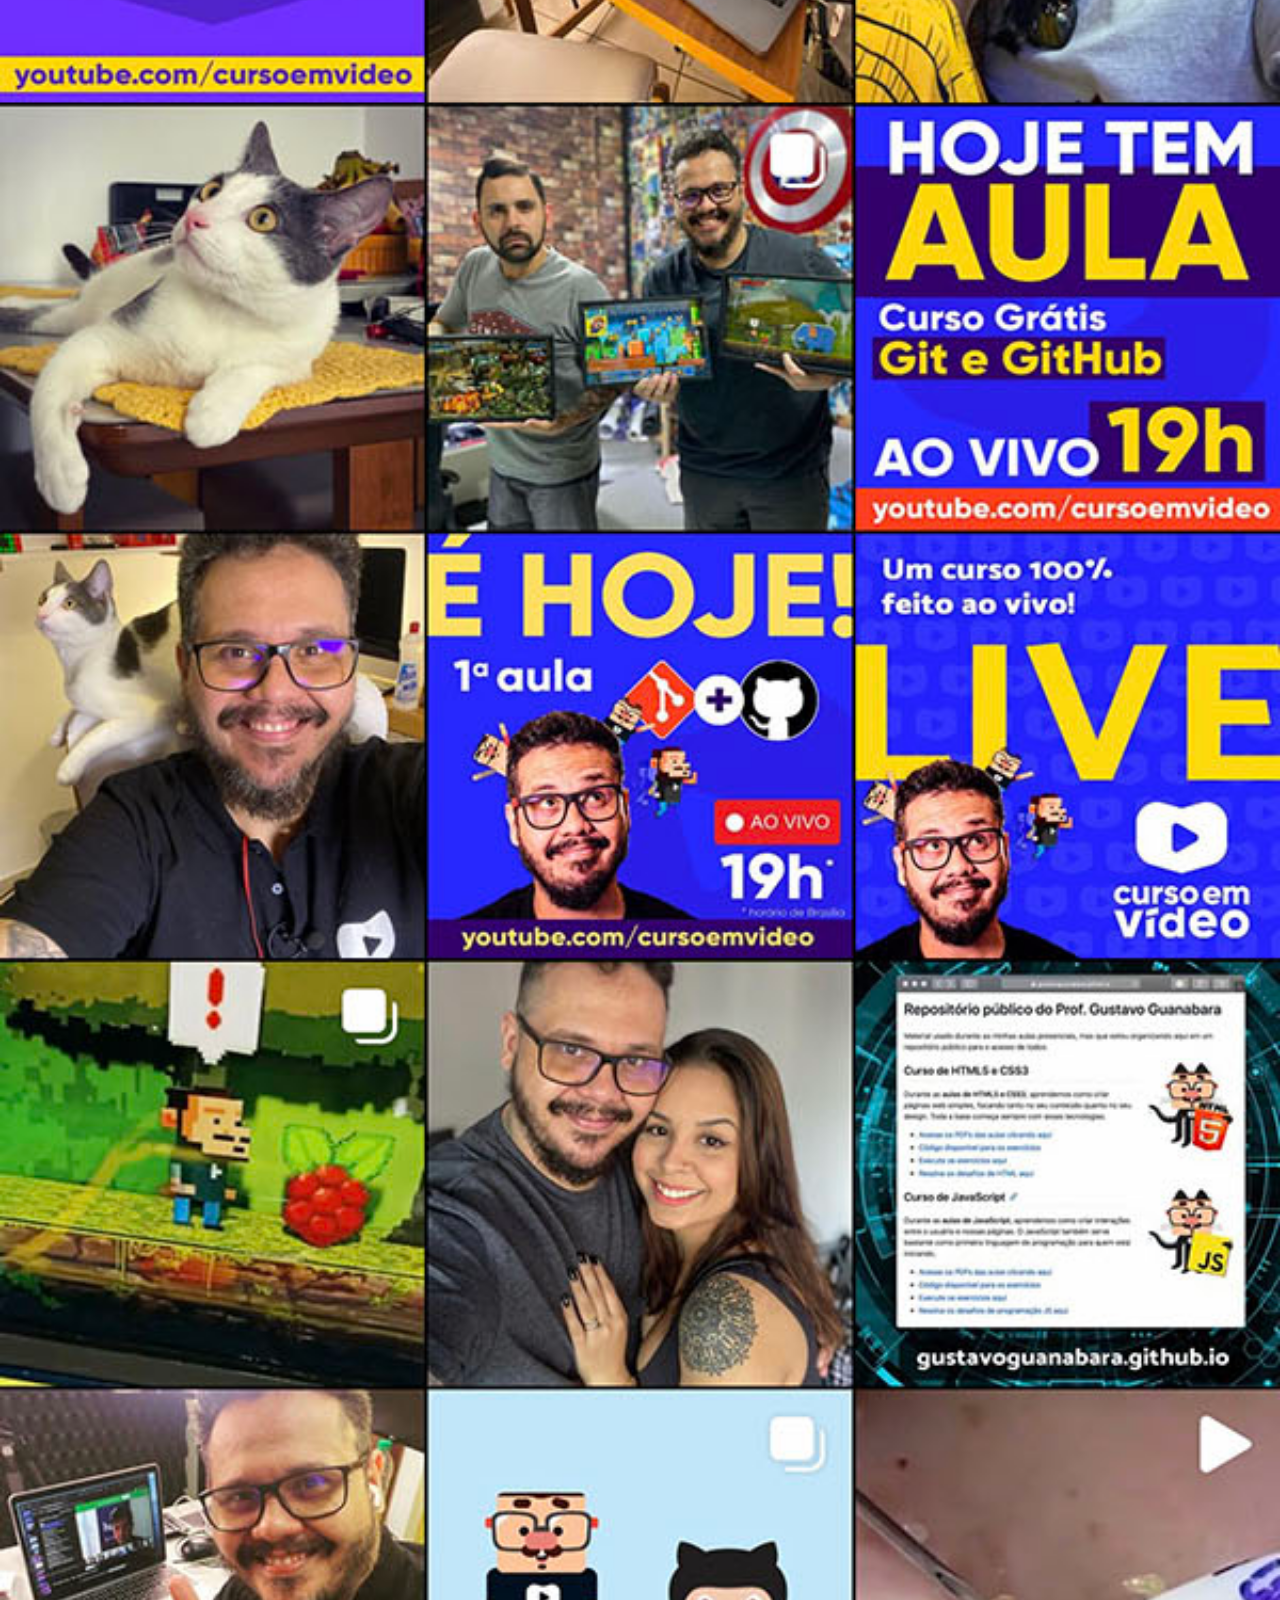
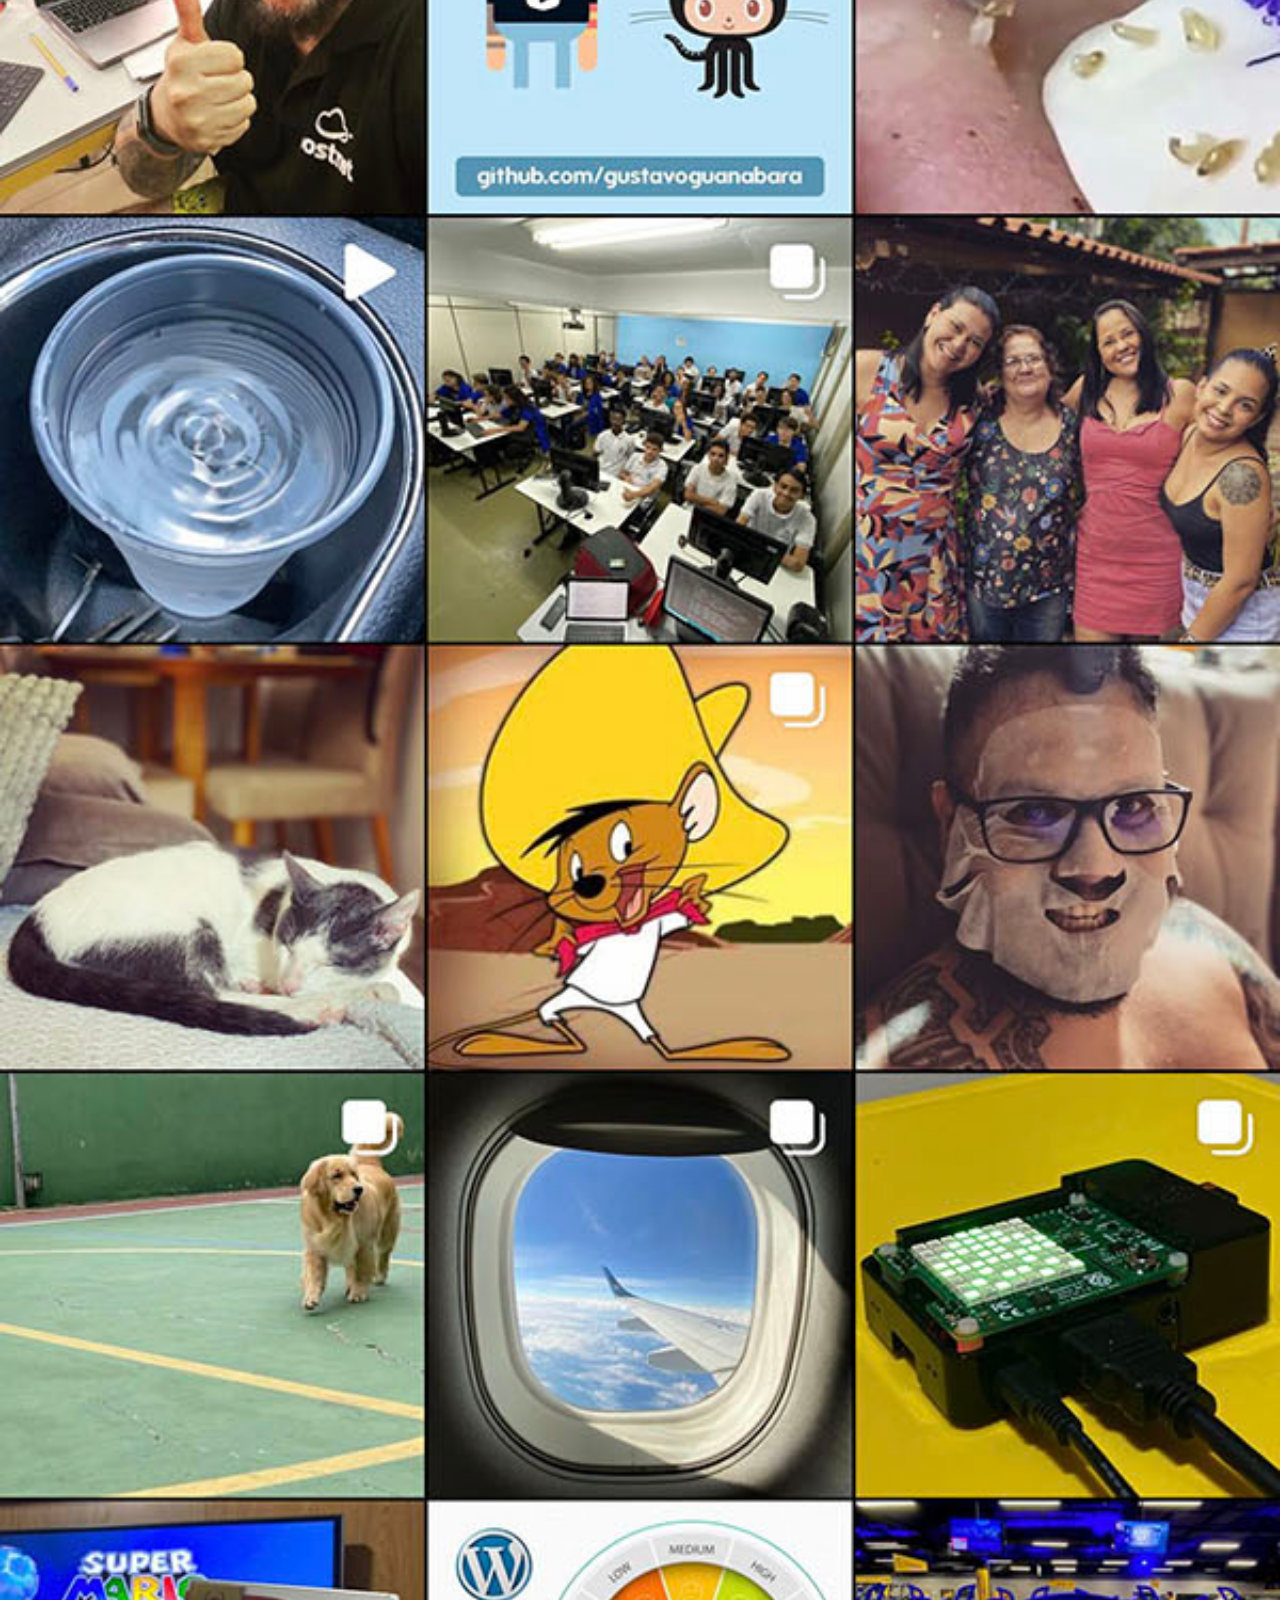
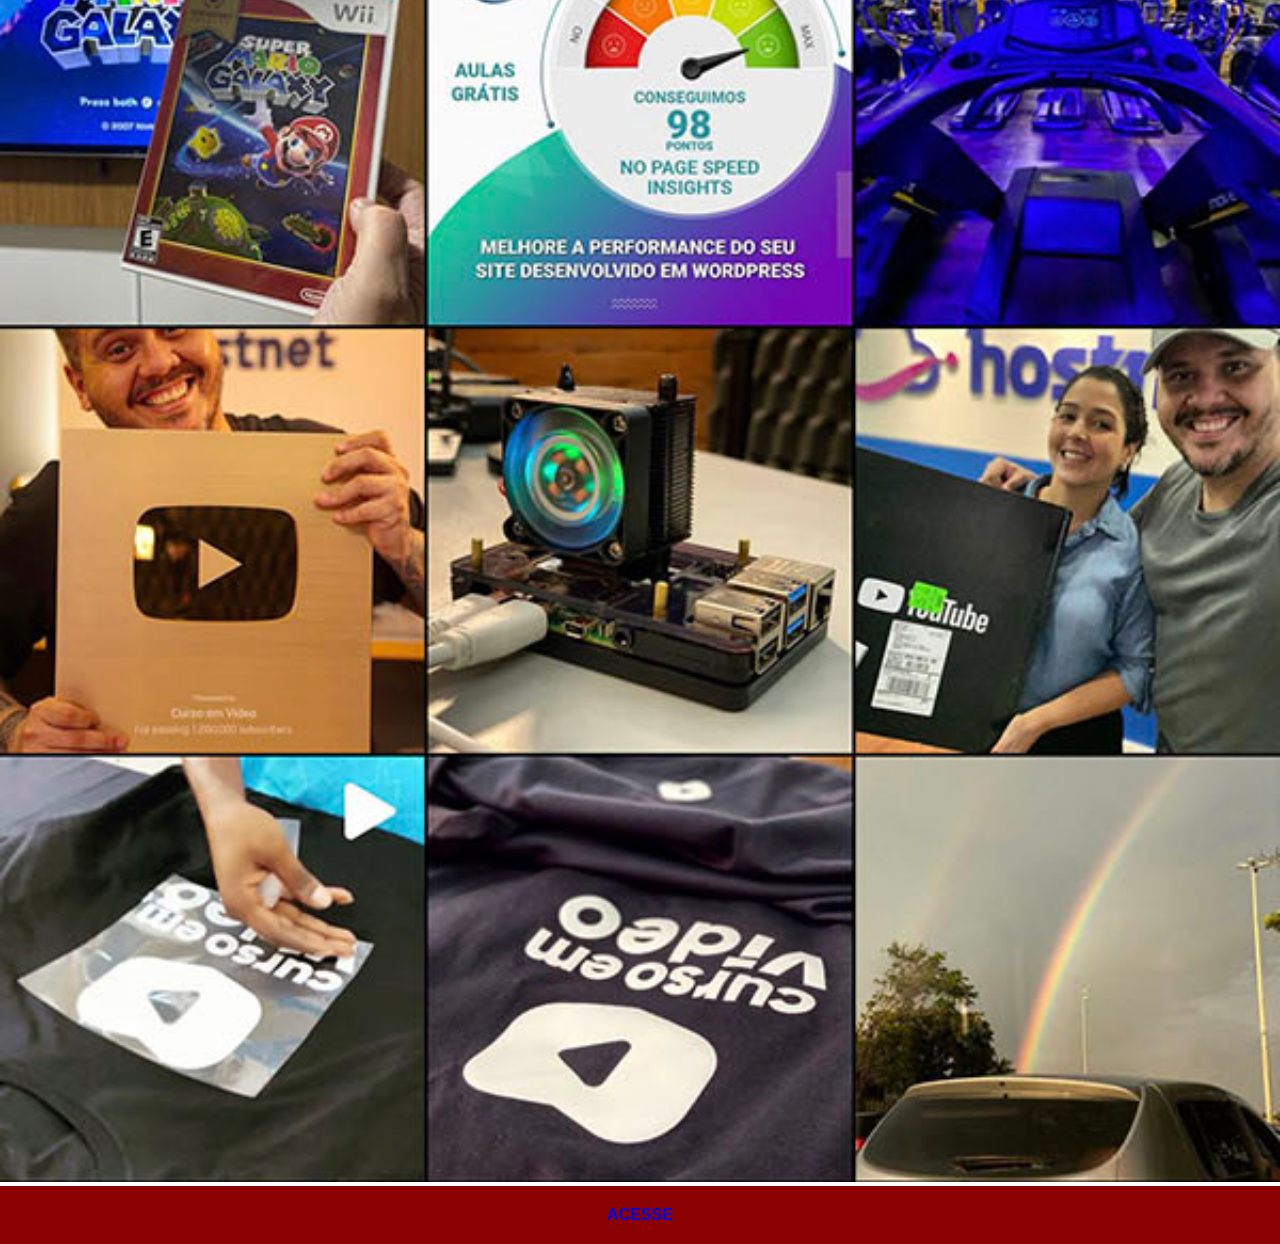
<file: instagram.html>
<!DOCTYPE html>
<html lang="pt-BR">
<head>
    <meta charset="UTF-8">
    <meta name="viewport" content="width=device-width, initial-scale=1.0">
    <title>Instagram</title>
    <link rel="stylesheet" href="estilos/social.css">
</head>
<body>
    <img src="imagens/tela-instagram.jpg" alt="Instagram">
    <a href="https://www.instagram.com/" target="_blank">ACESSE</a>

</body>
</html>
</file>
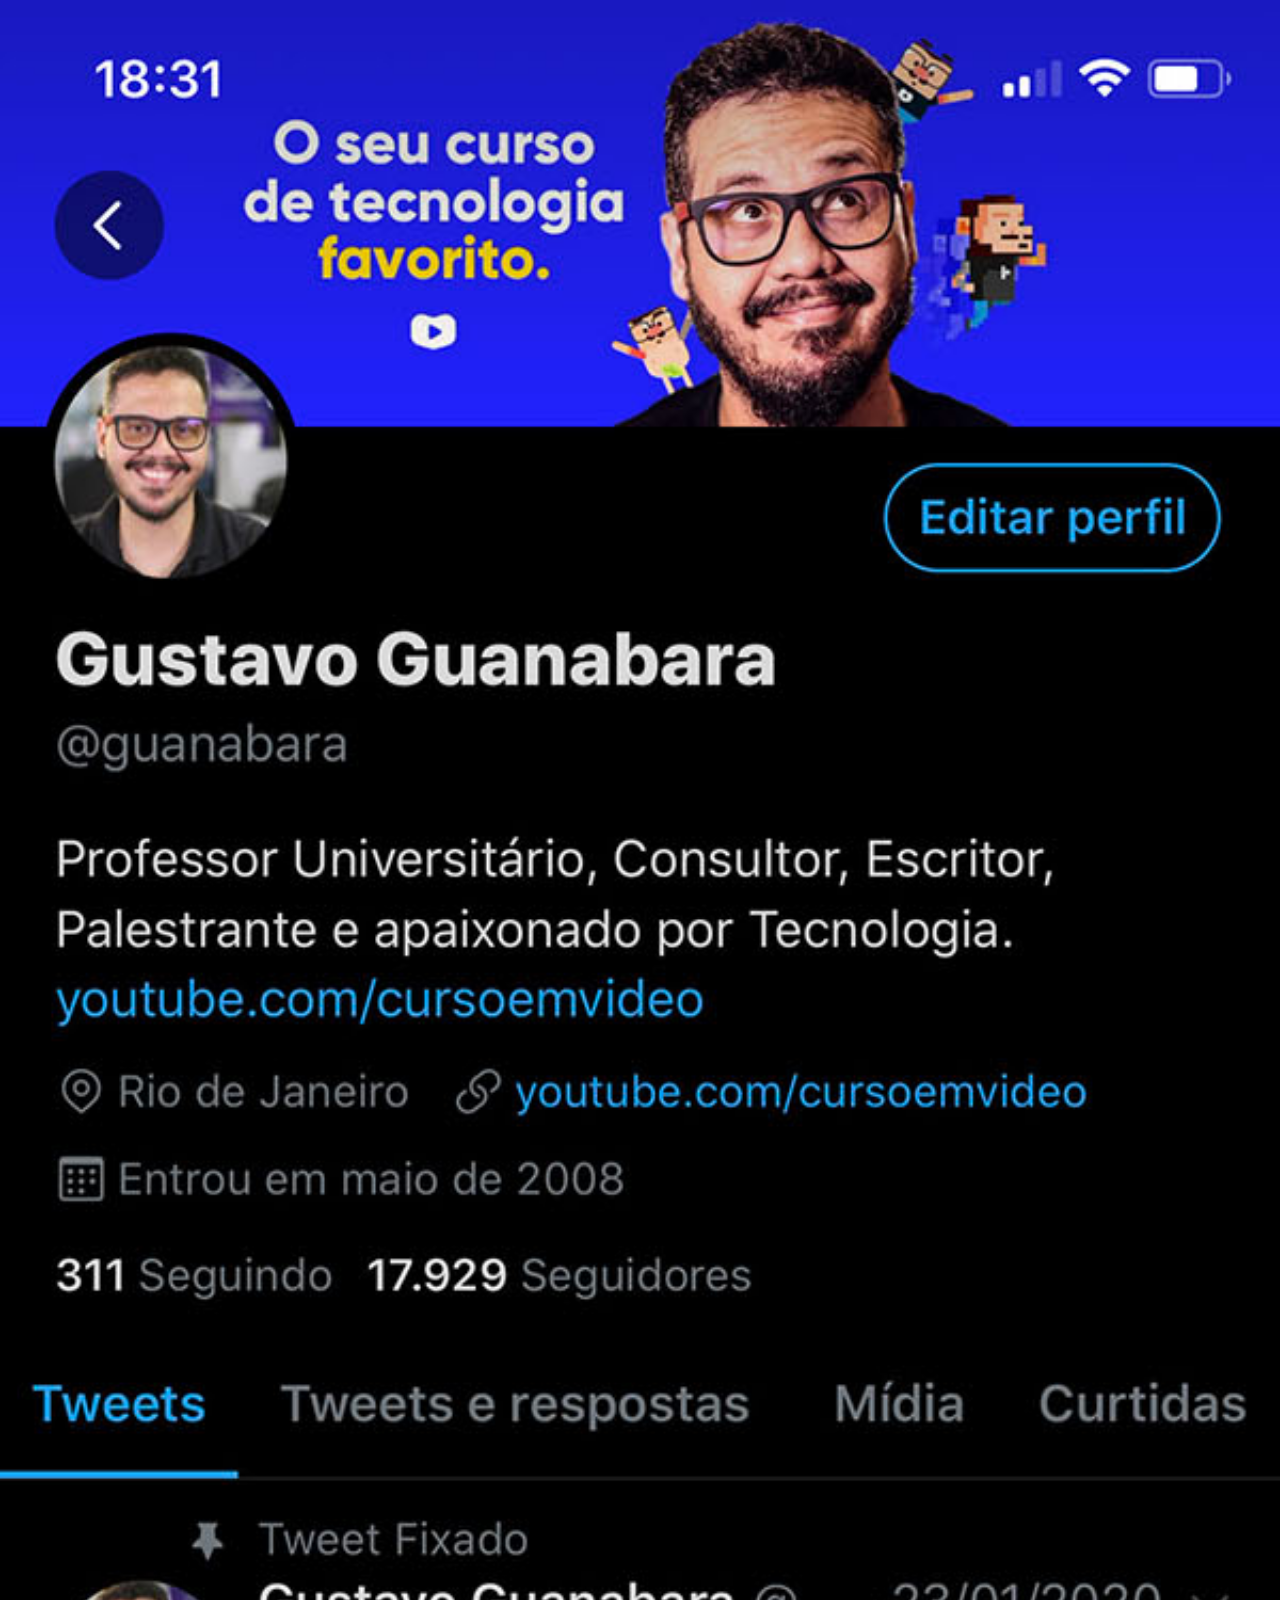
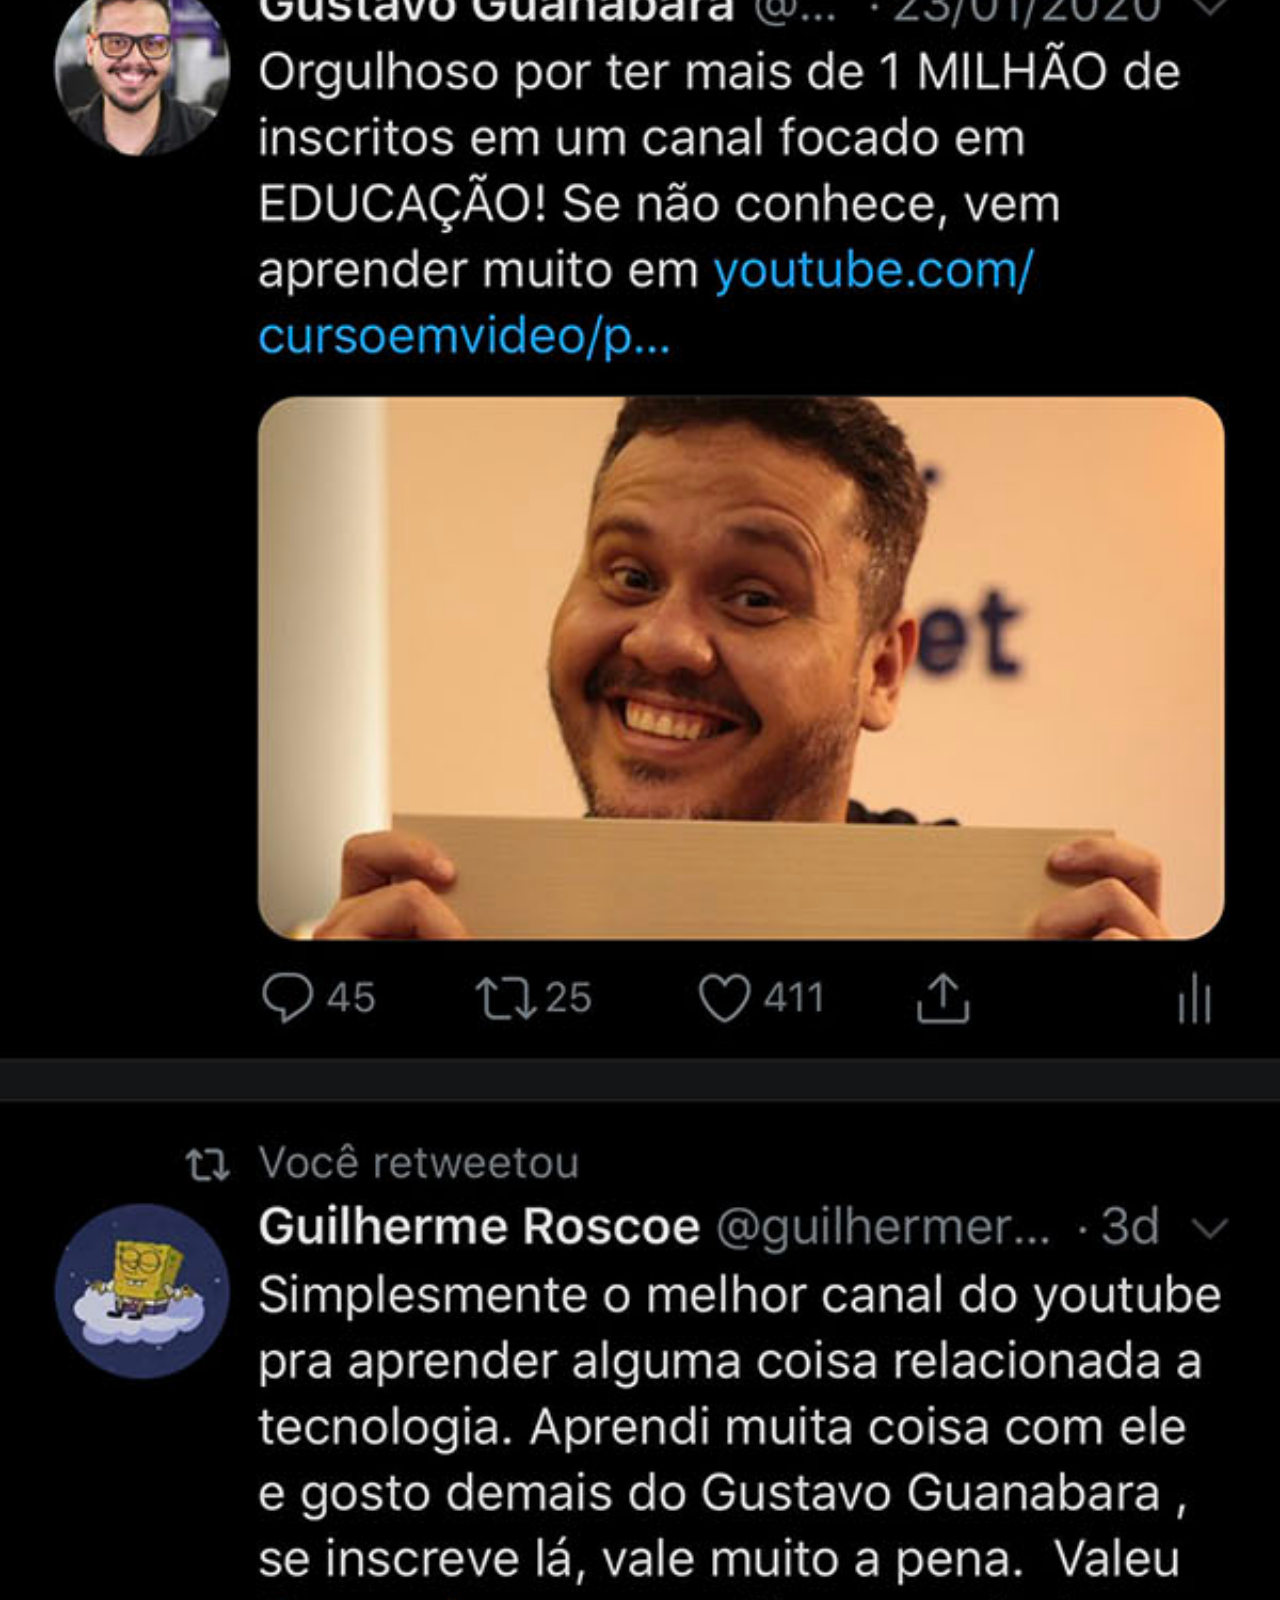
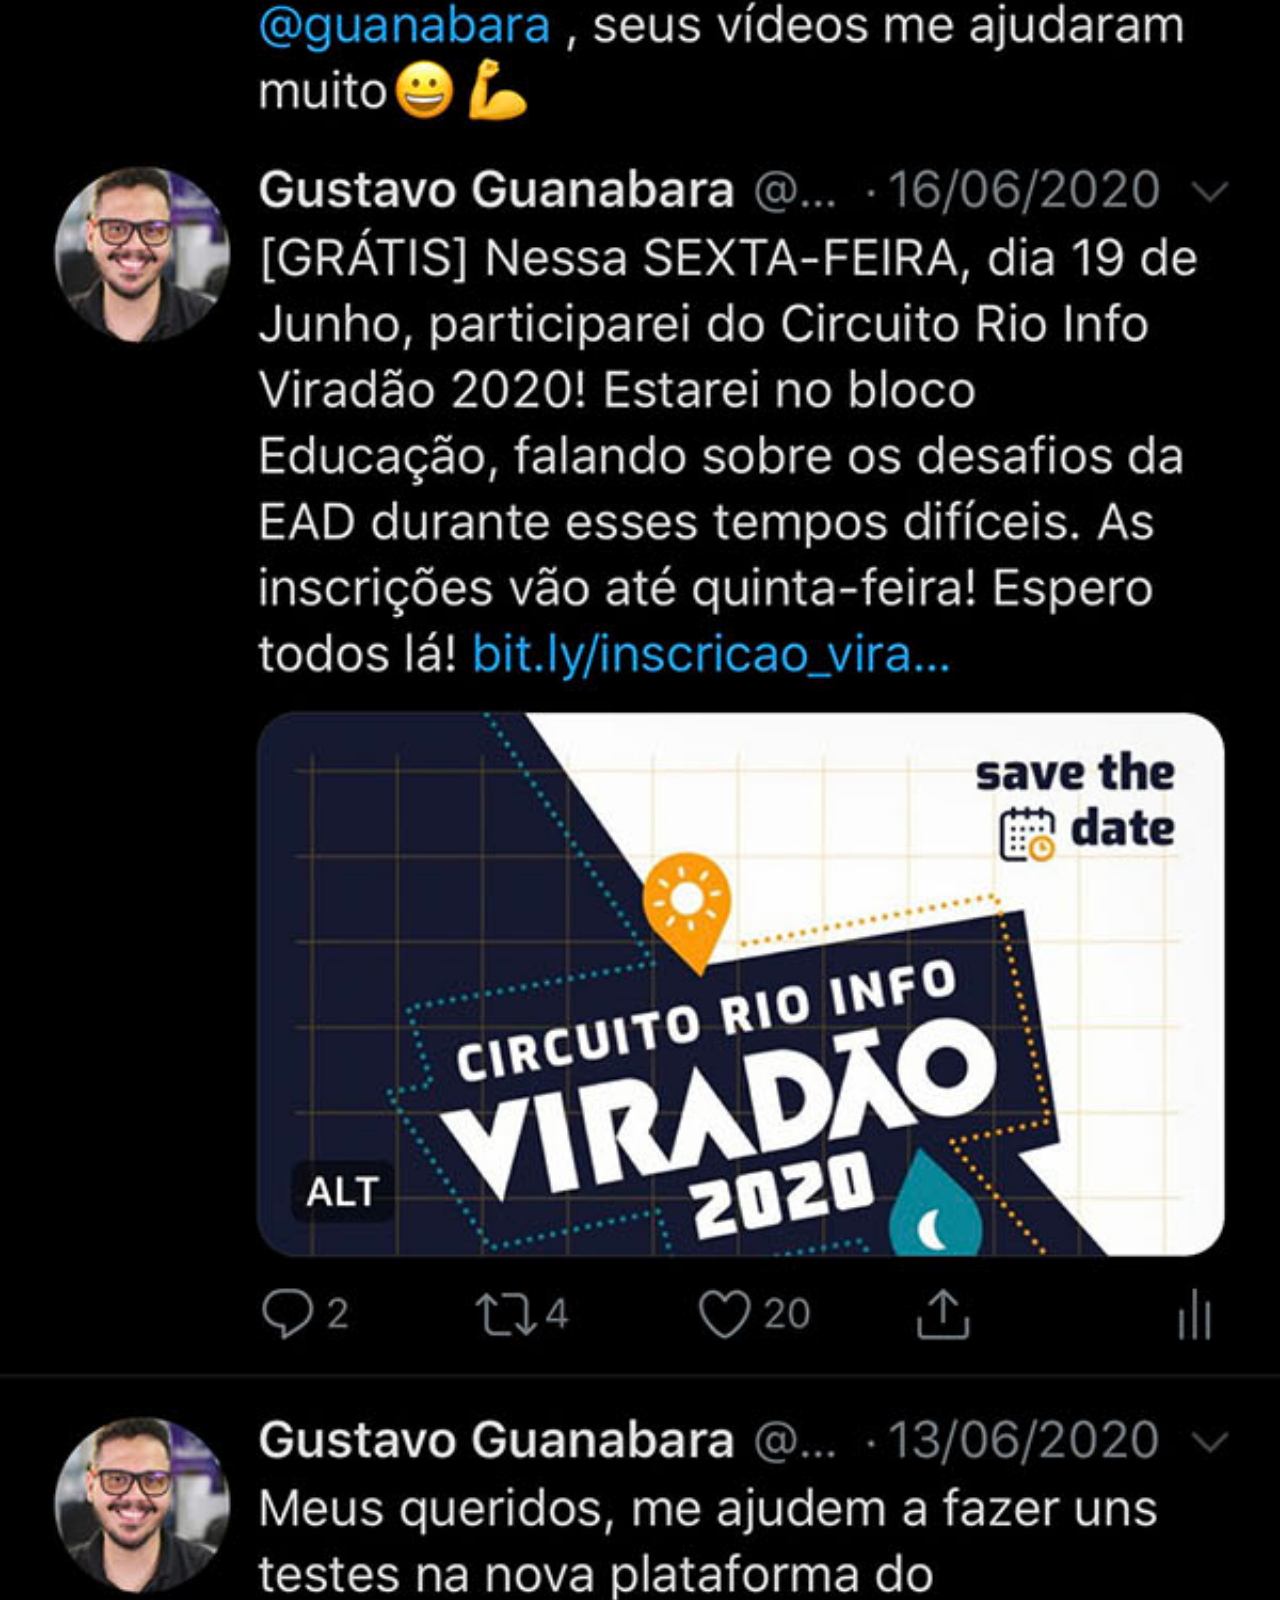
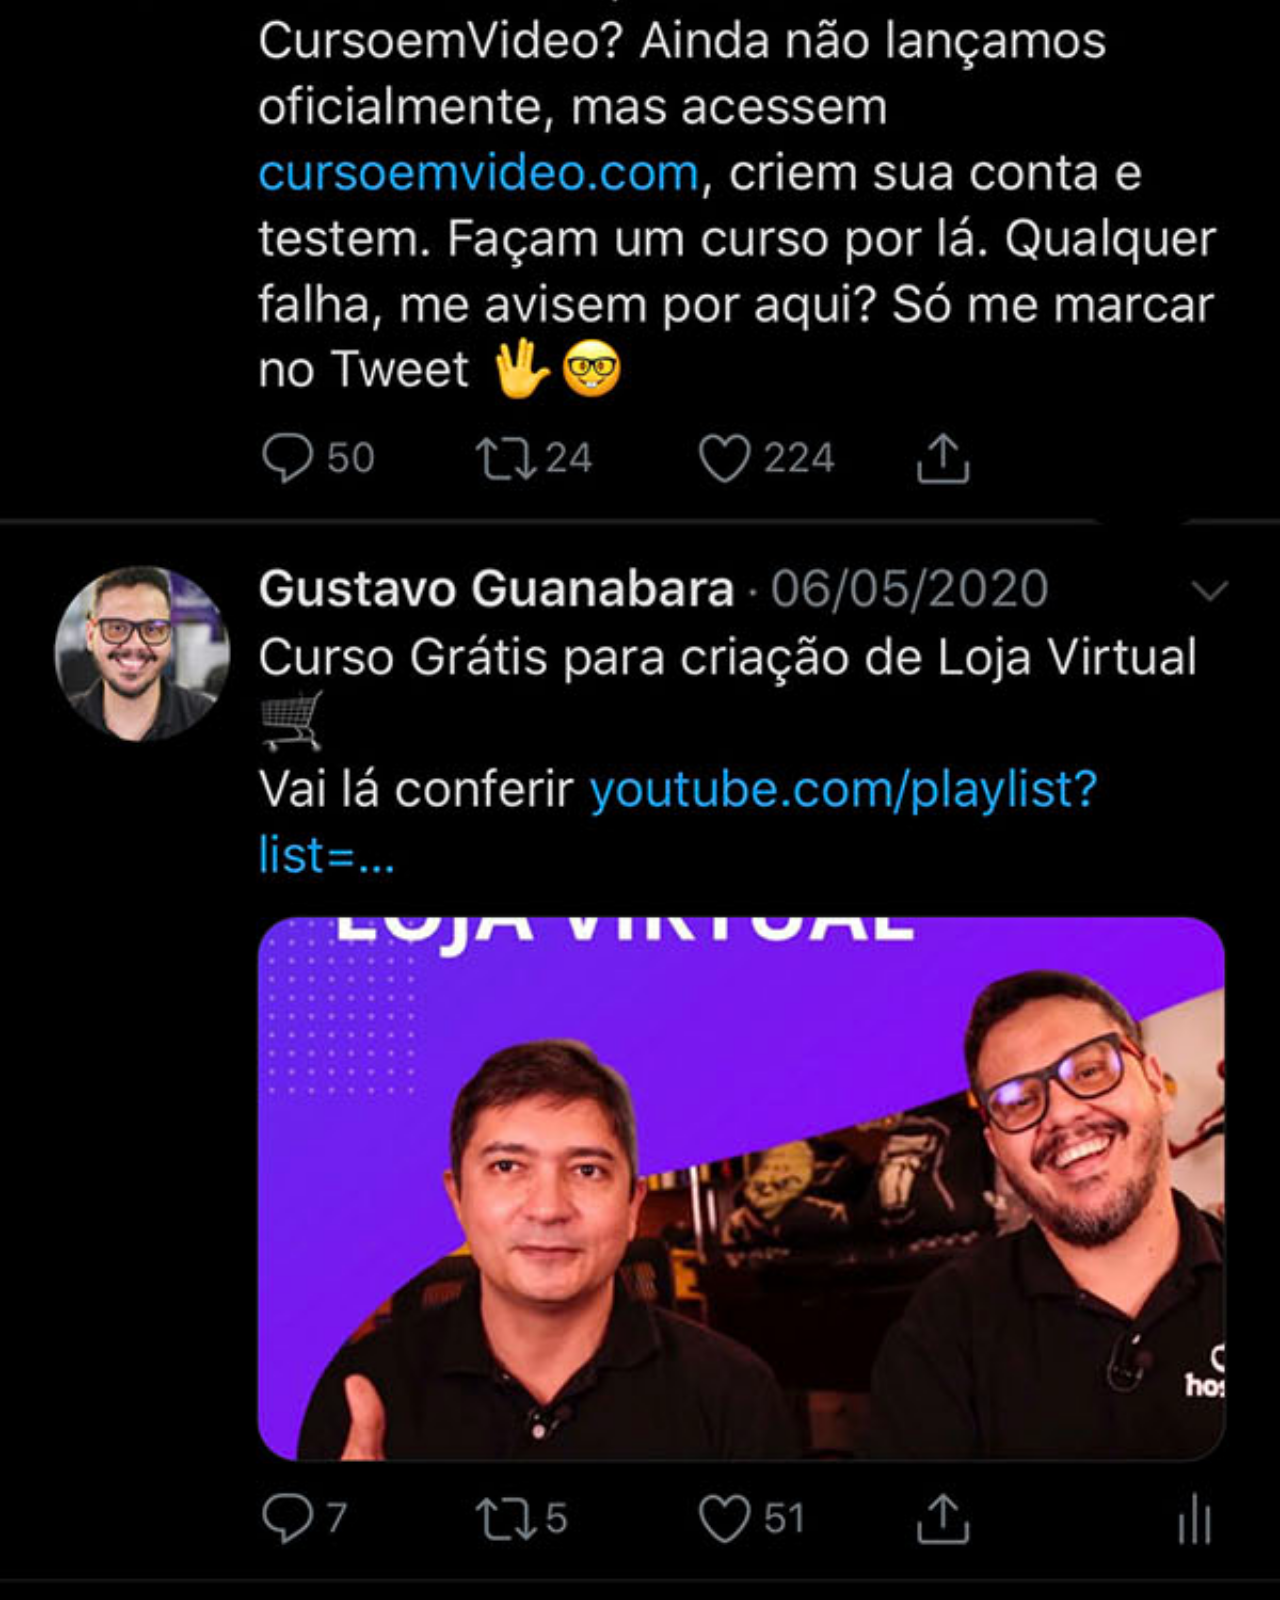
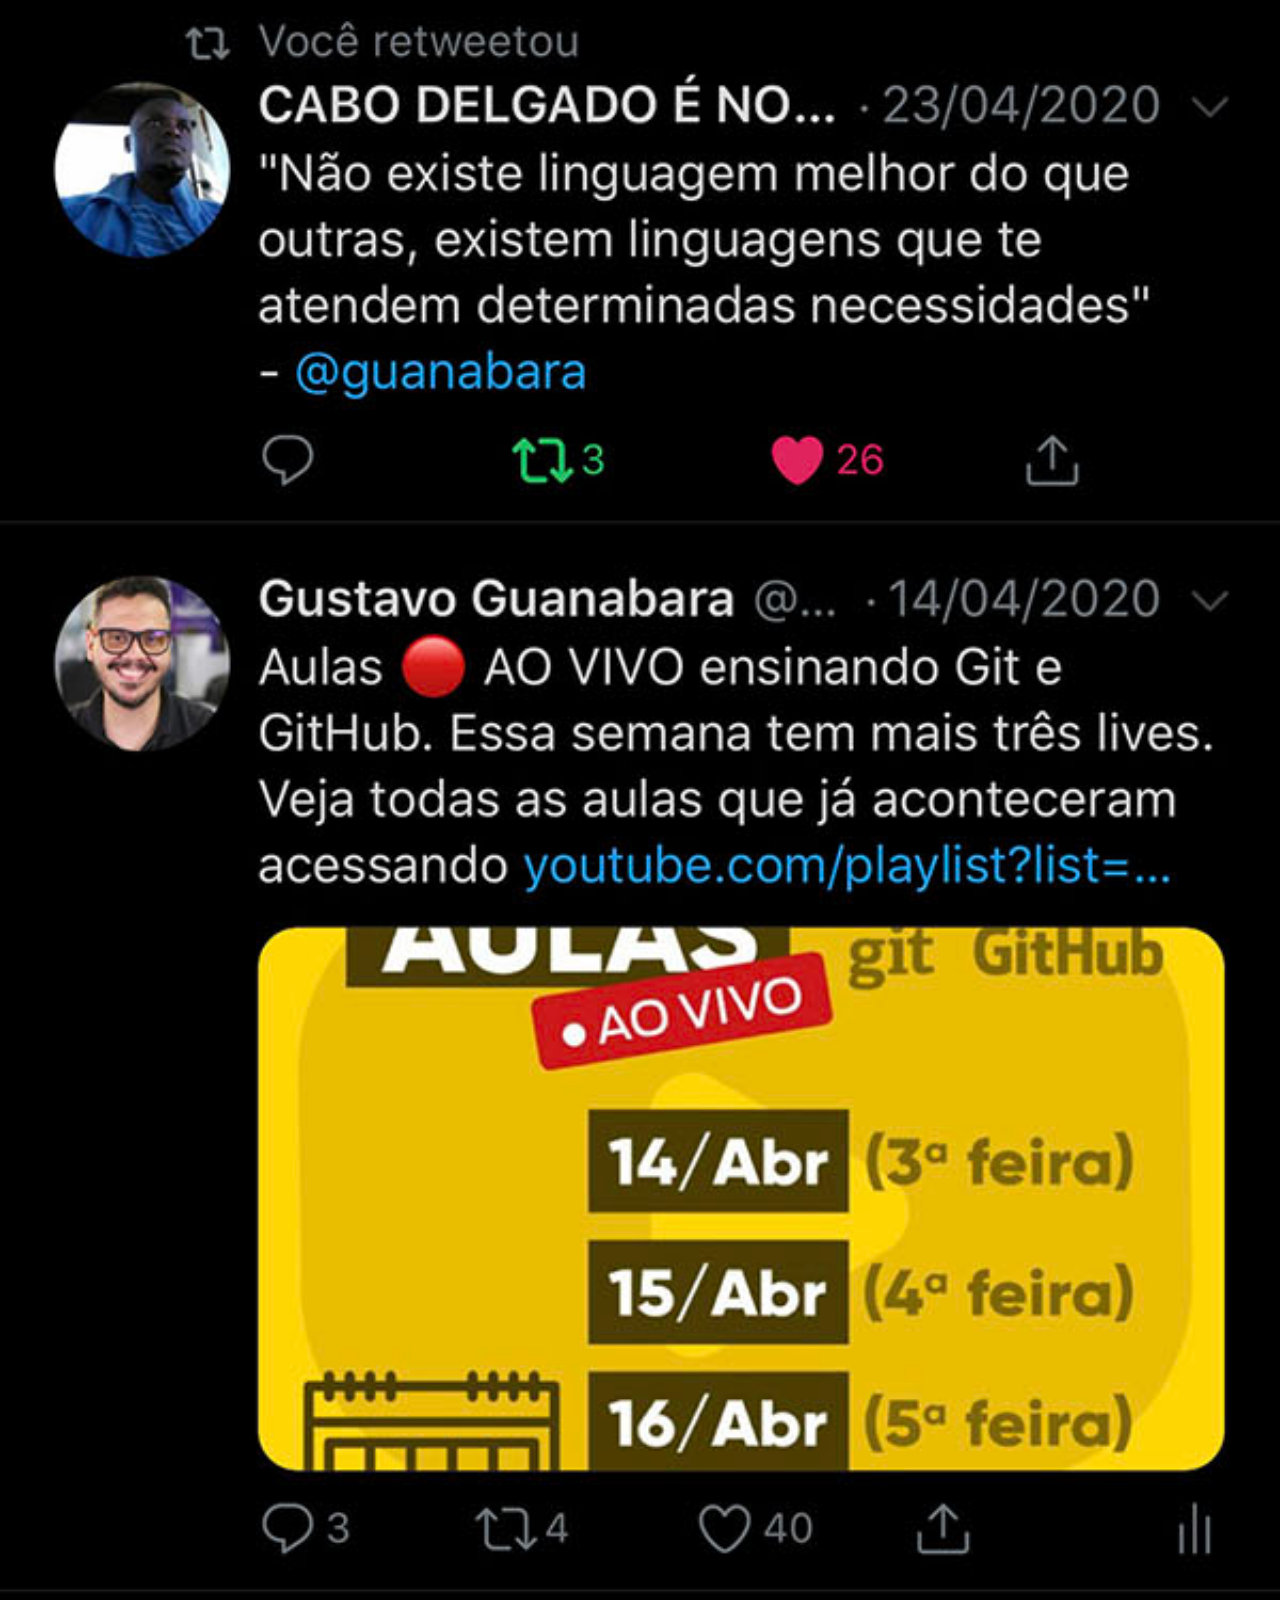
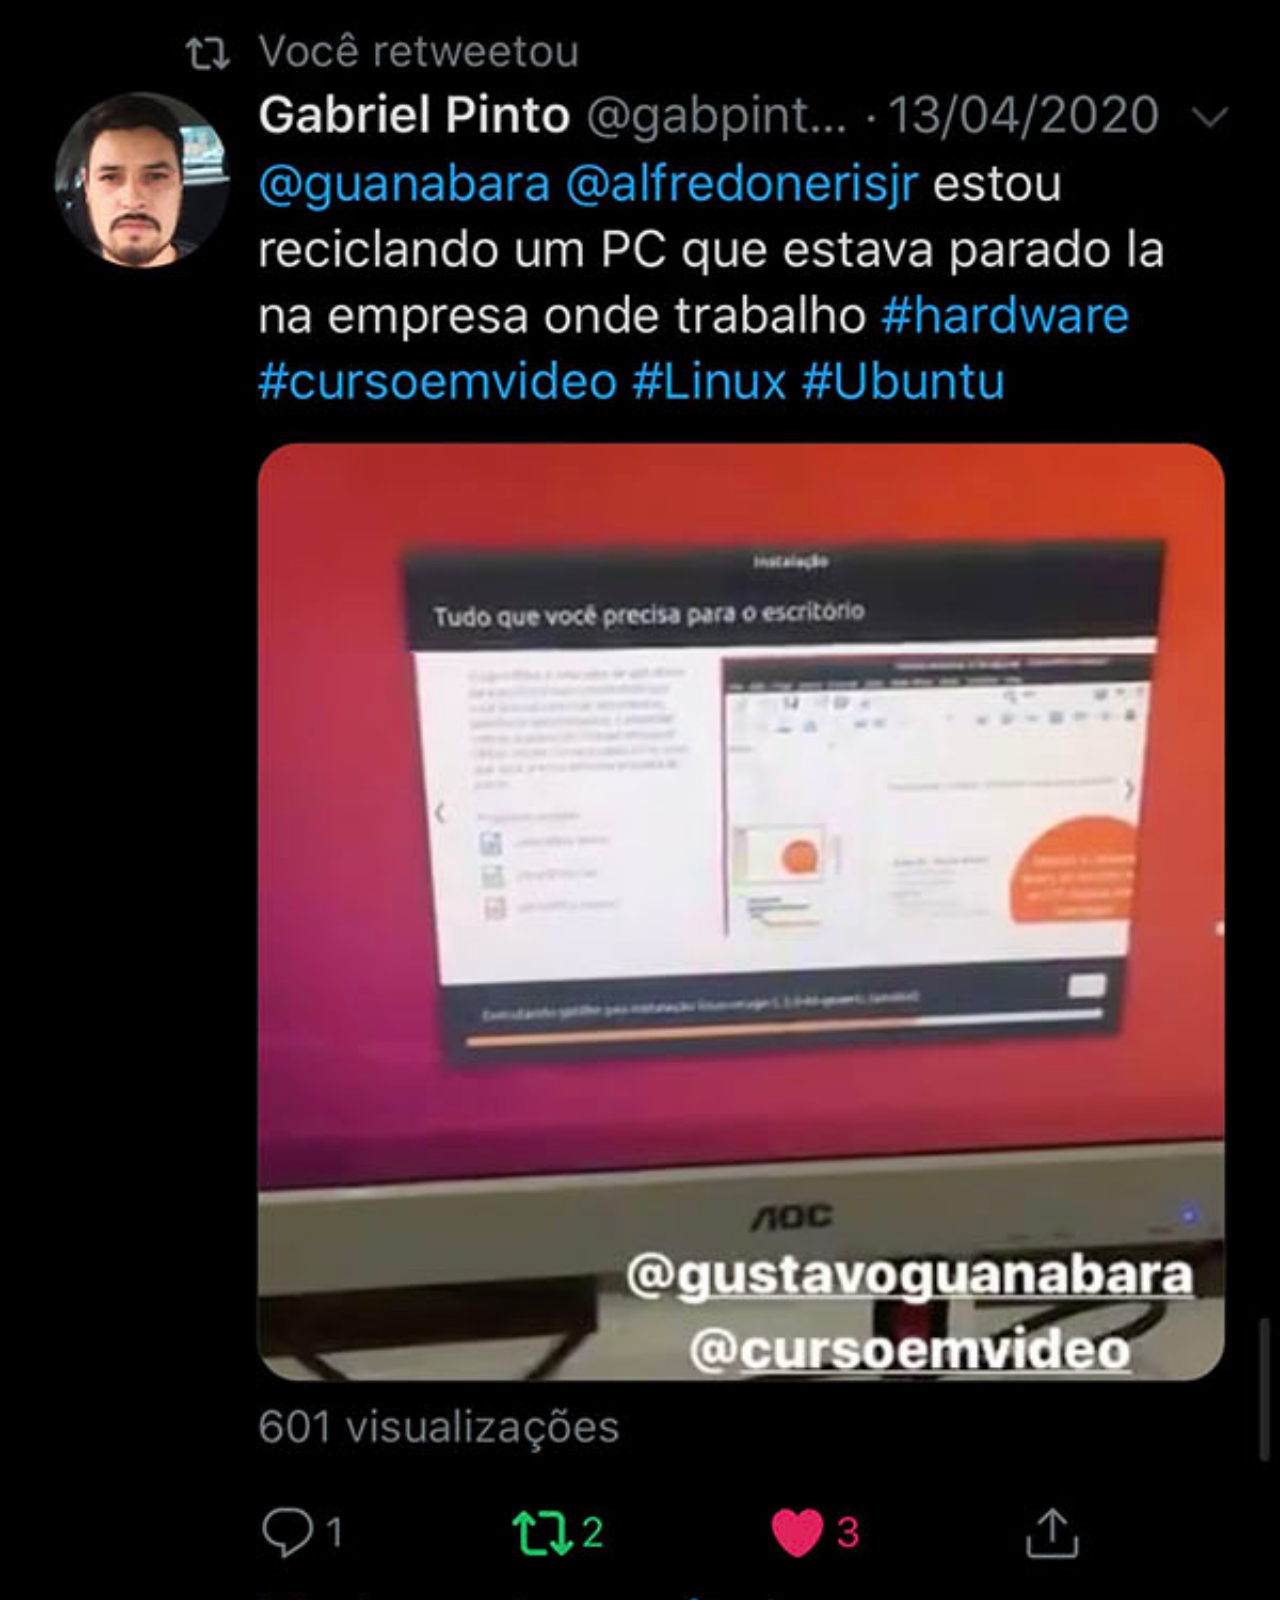
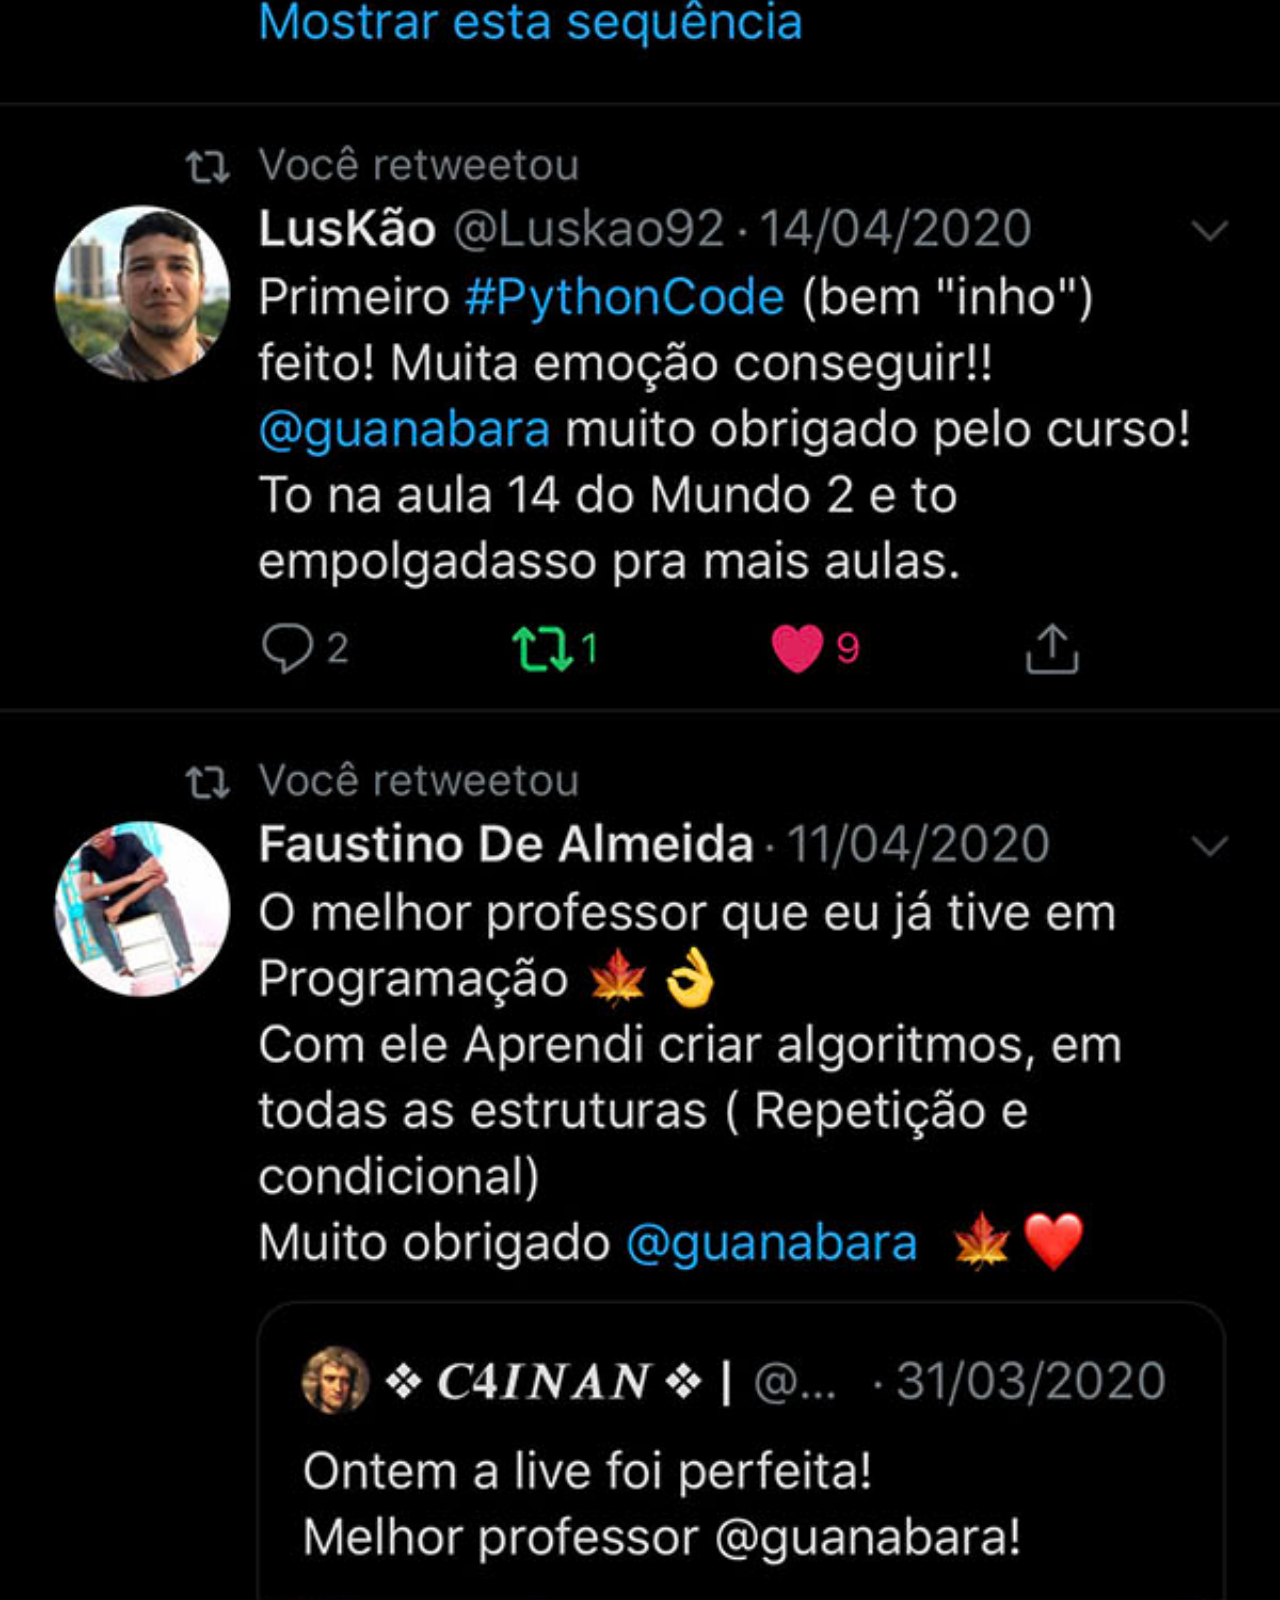
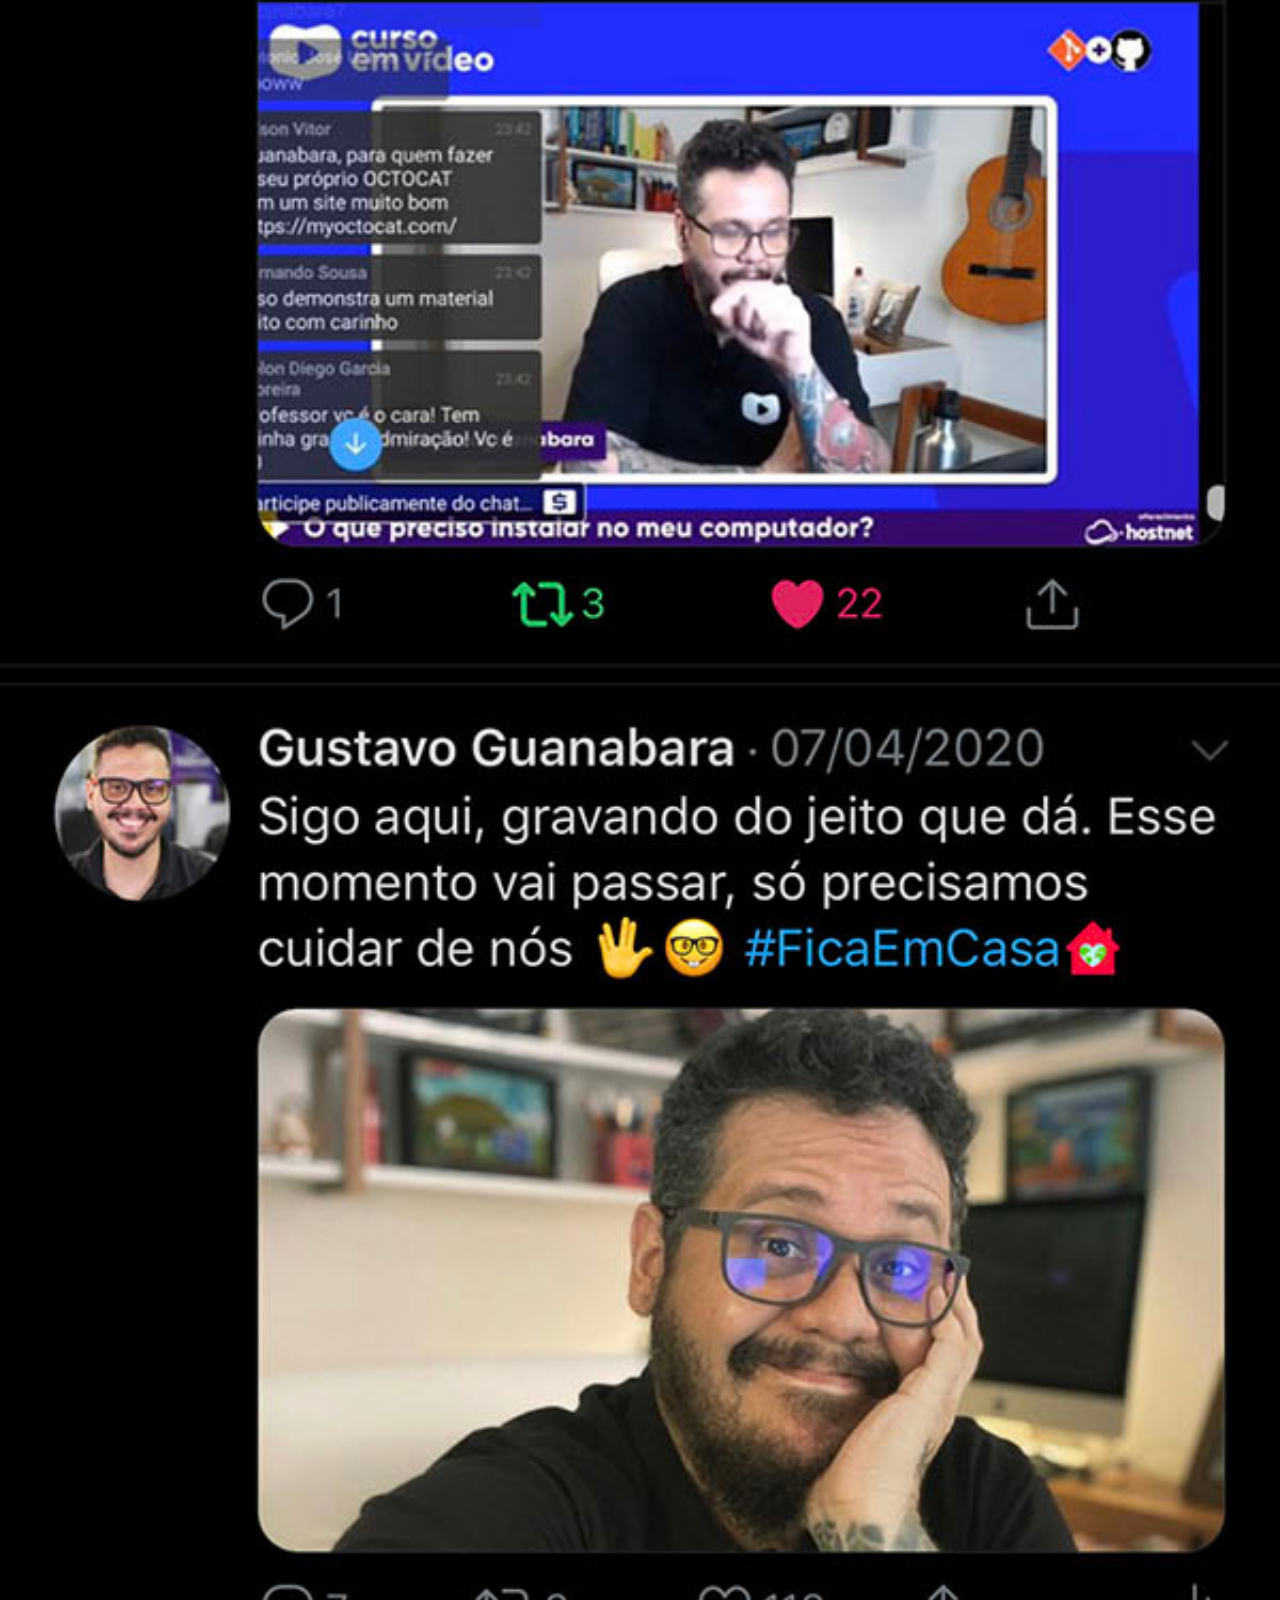
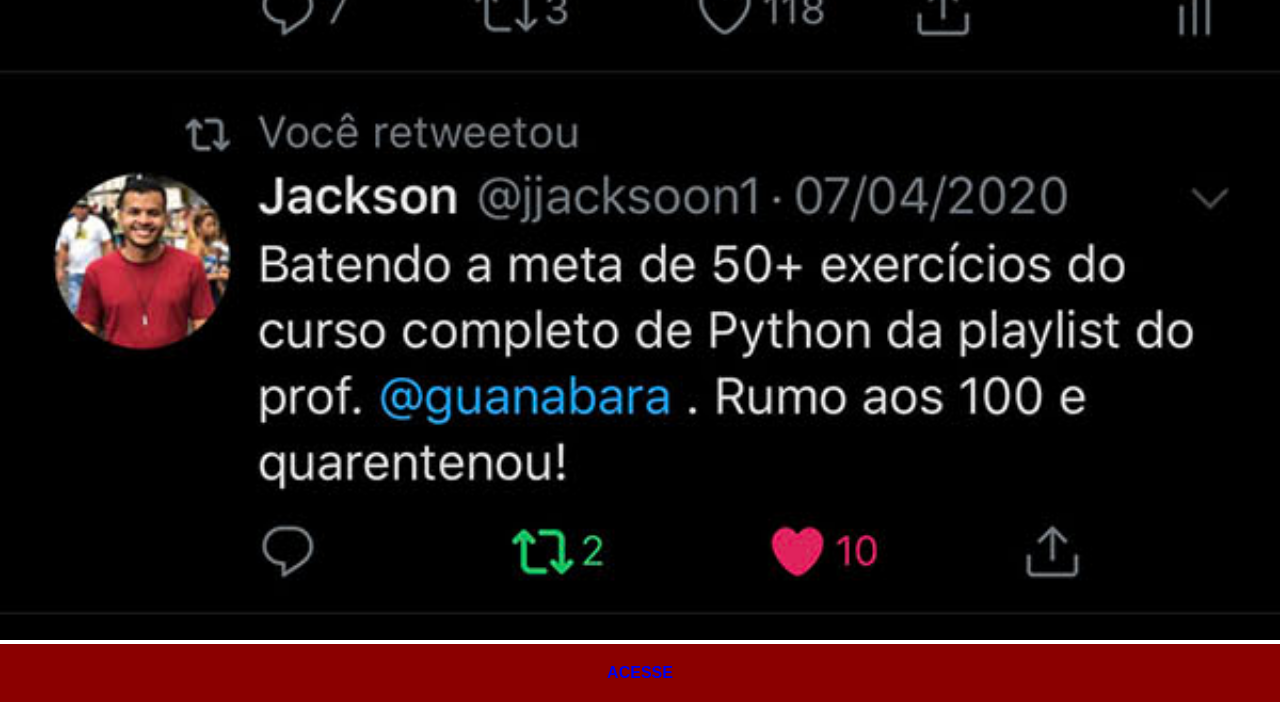
<file: twitter.html>
<!DOCTYPE html>
<html lang="pt-BR">
<head>
    <meta charset="UTF-8">
    <meta name="viewport" content="width=device-width, initial-scale=1.0">
    <title>Twitter</title>
    <link rel="stylesheet" href="estilos/social.css">
</head>
<body>
    <img src="imagens/tela-twitter.jpg" alt="Twitter">
    <a href="https://x.com/?lang=pt" target="_blank">ACESSE</a>

</body>
</html>
</file>
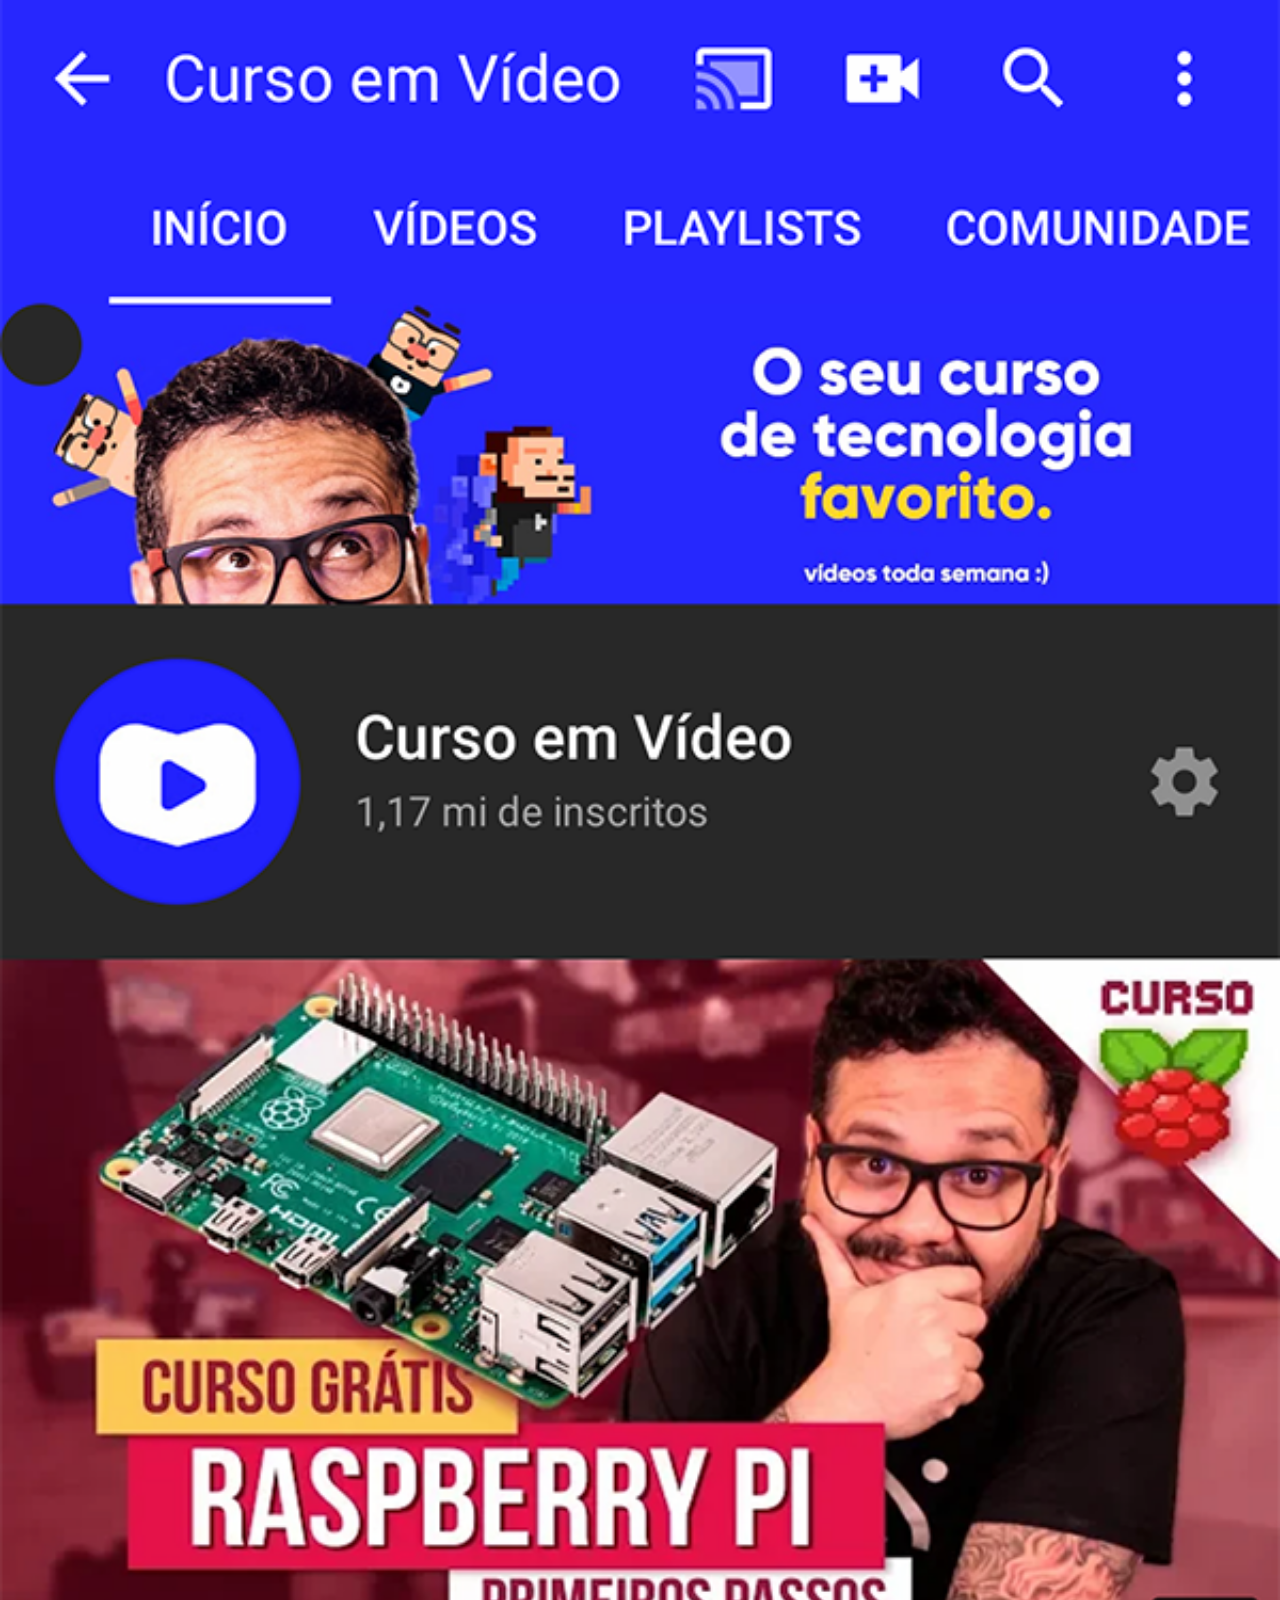
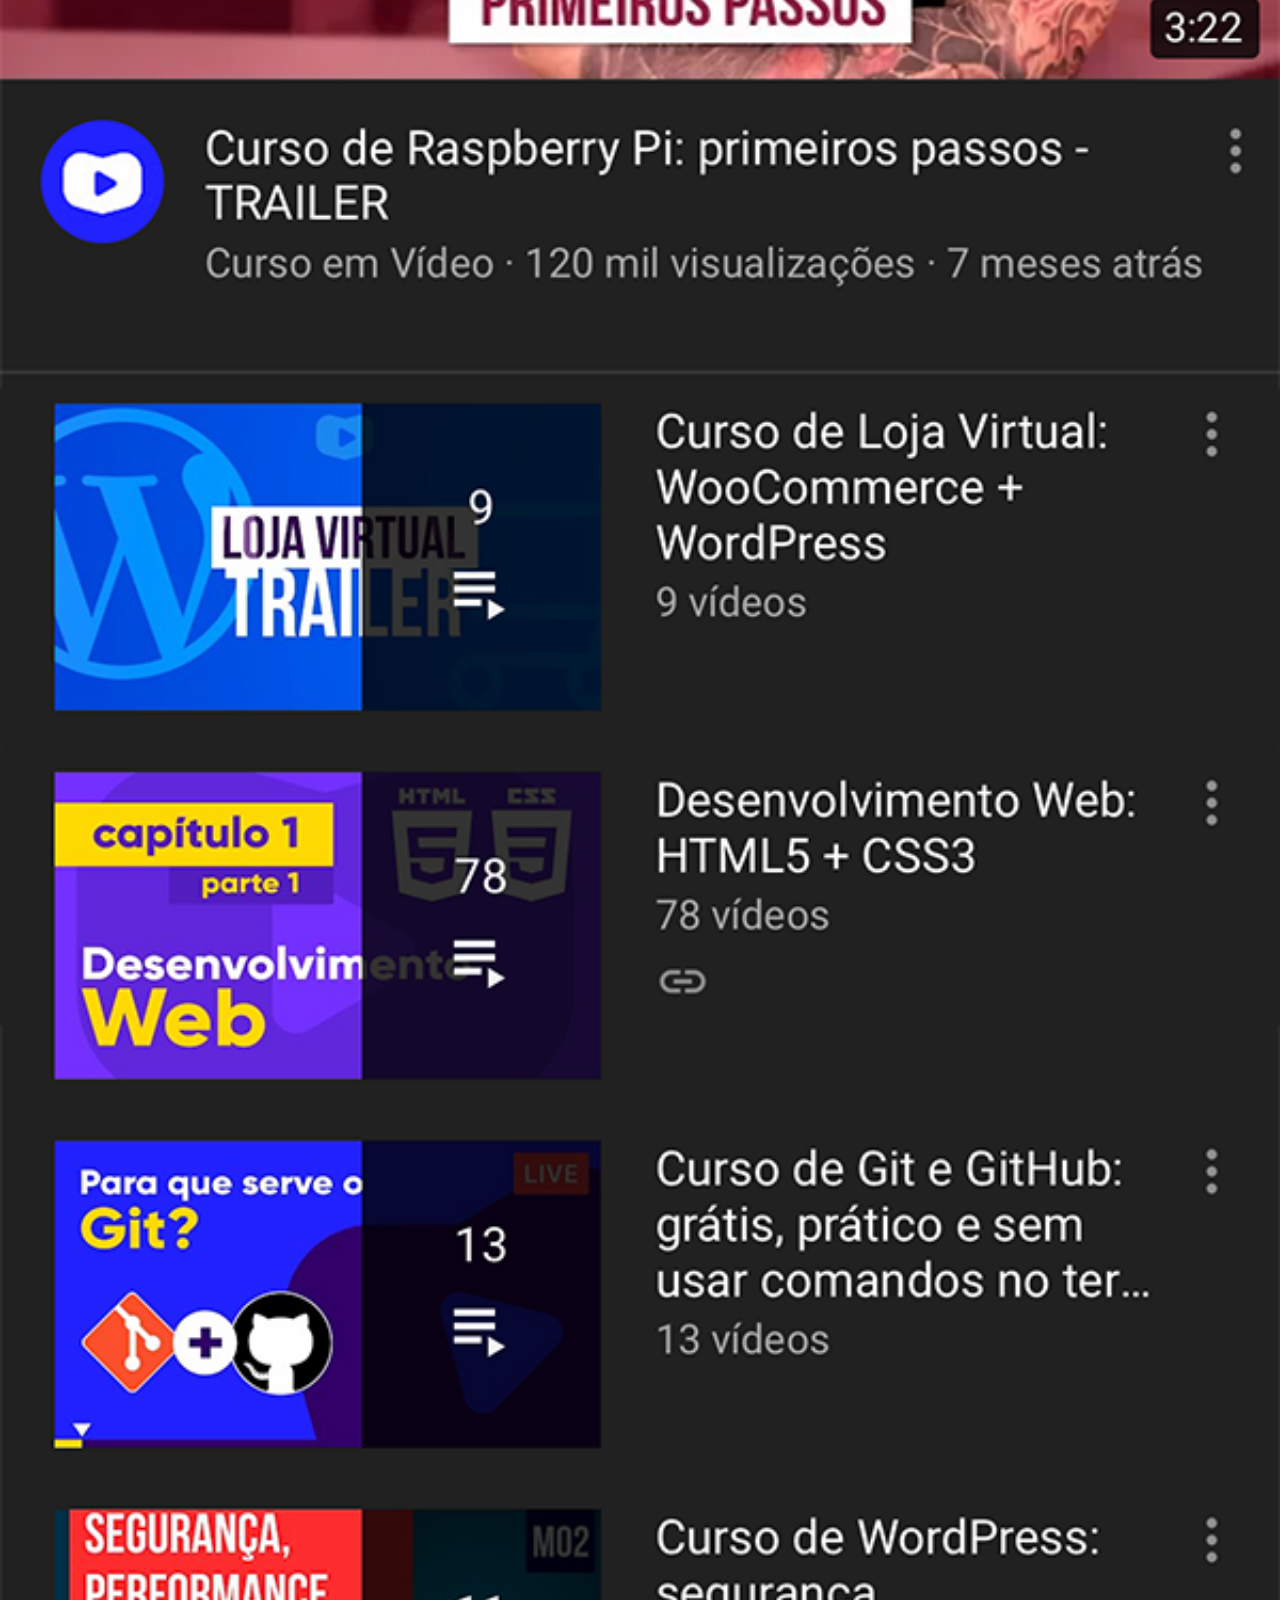
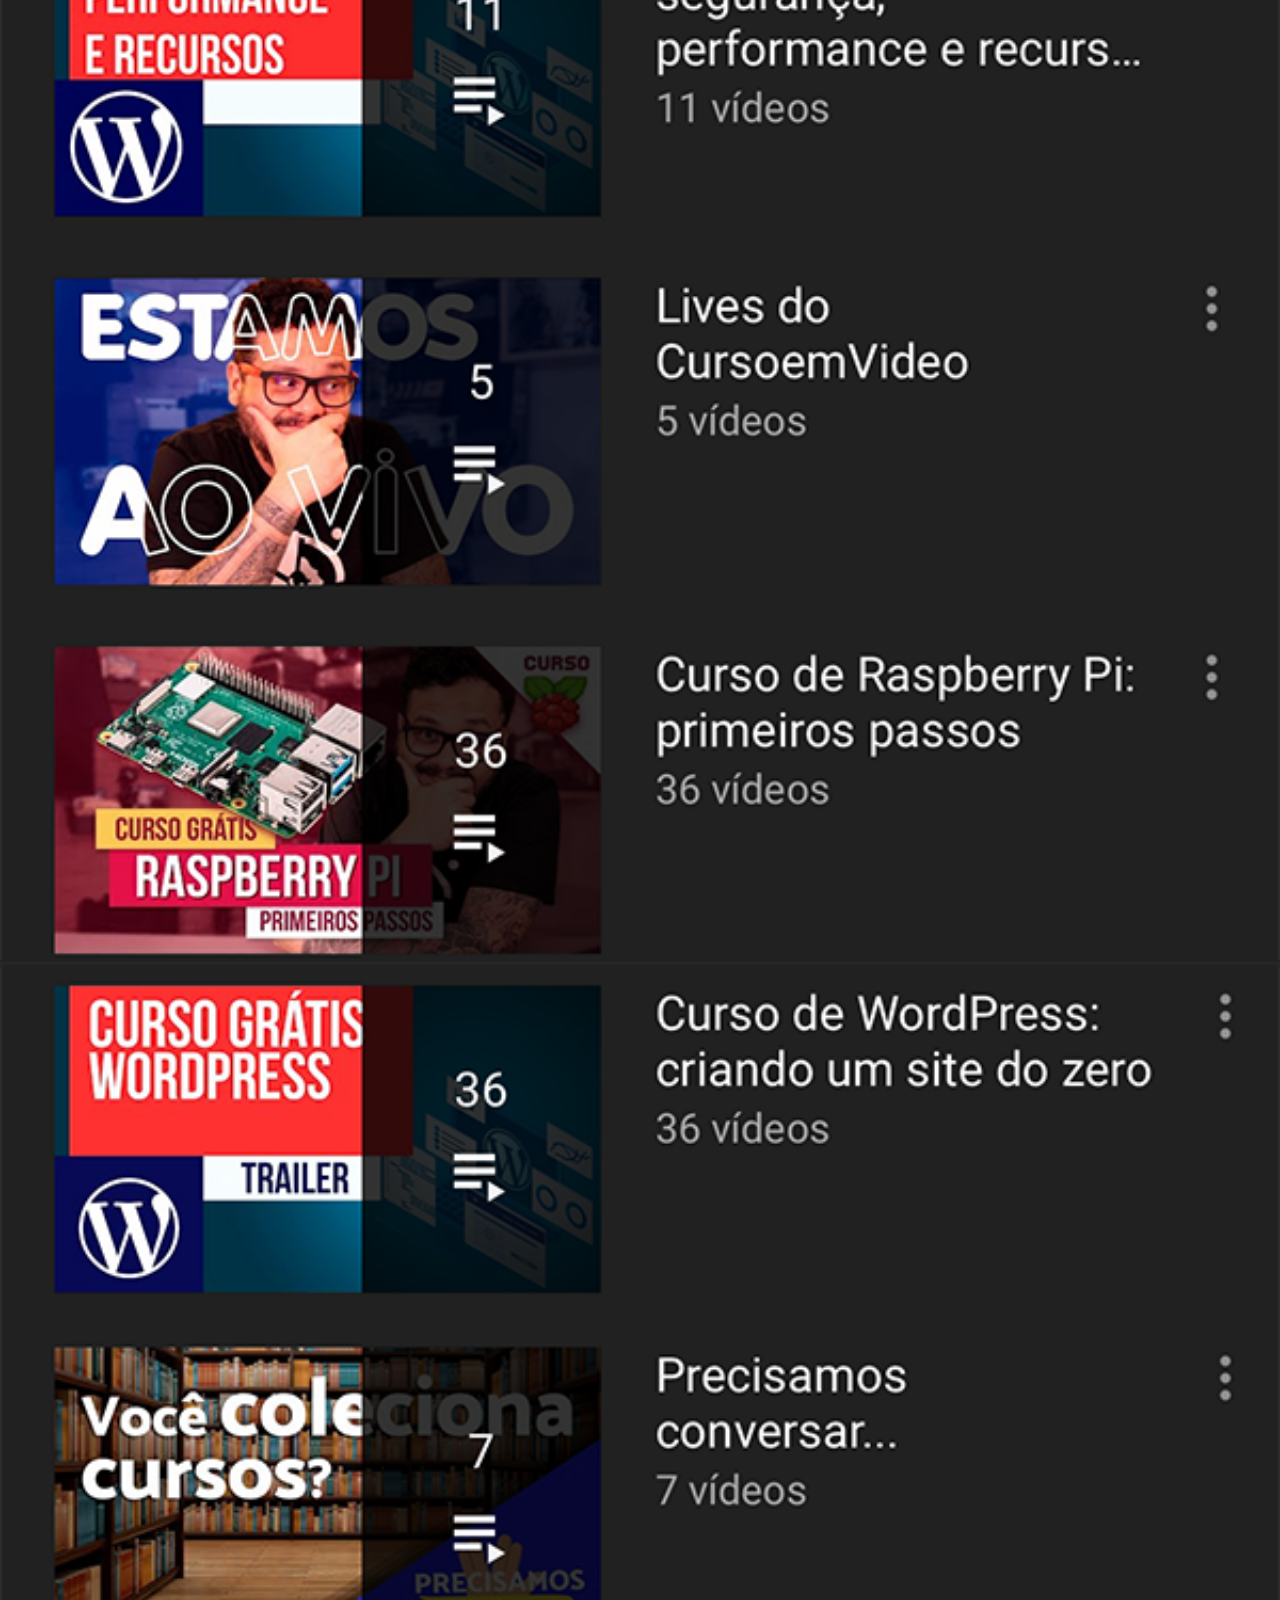
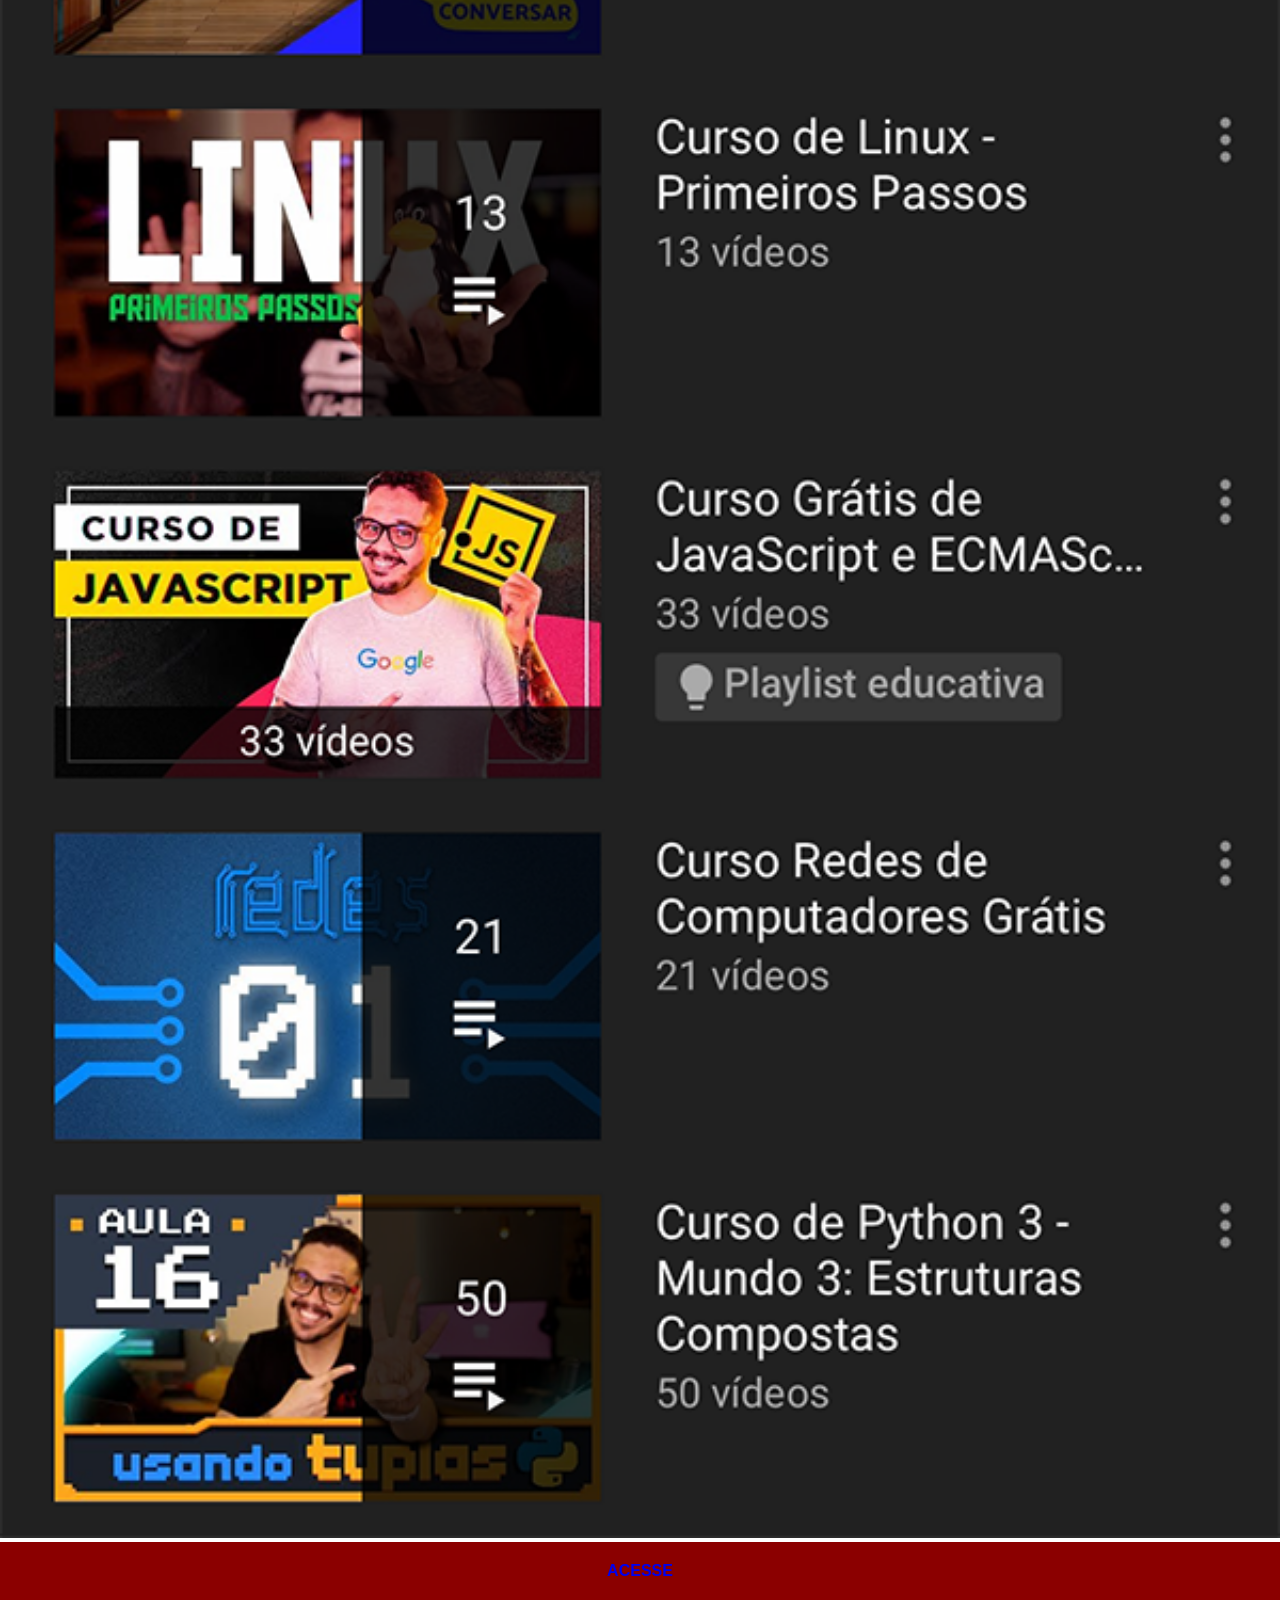
<file: youtube.html>
<!DOCTYPE html>
<html lang="pt-BR">
<head>
    <meta charset="UTF-8">
    <meta name="viewport" content="width=device-width, initial-scale=1.0">
    <title>YouTube</title>
    <link rel="stylesheet" href="estilos/social.css">
</head>
<body>
    <img src="imagens/tela-youtube.png" alt="Youtube">
    <a href="https://youtube.com/user/cursosemvideo/playlists" target="_blank">ACESSE</a>
</body>
</html>
</file>
<file: estilos/style.css>
@charset "UTF-8";

* {
    margin: 0px;
    padding: 0px;
    font-family: Arial, Helvetica, sans-serif;
}

html, body {
    height: 100vh;
    width: 100vw;
    background-color: black;
}

body {
    background: url('../imagens/fundo-madeira.jpg') no-repeat top center;
    background-size: cover;
    background-attachment: fixed;
}

main {
    height: 100vh;
    position: relative;
}

section#telefone {
    position: absolute;
    top: 50%;
    left: 50%;
    transform: translate(-50%, -50%);

    height: 627px;
    width: 311px;
    background: url('../imagens/frame-iphone.png') no-repeat;
}

iframe#tela {
    position: relative;
    top: 80px;
    left: 22px;
    width: 267px;
    height: 471px;
}
section#redes-sociais {
    text-align: right;
}

section#redes-sociais img {
    width: 50px;
    margin: 10px;
    border-radius: 50%;
    box-shadow: 2px 2px 5px (0, 0, 0, 0.400);
    box-sizing: border-box;
}

section#redes-sociais img:hover {
    border: 2px solid rgba(255, 255, 255, 0.637);
    transform: translate(-3px, -3px);
    box-shadow: 5px 5px 10px rgba(0, 0, 0, 0.61);
    transition: transform .5s;
}
</file>
<file: estilos/social.css>
@charset "UTEF-8";

        * {
            margin: 0px;
            padding: 0px;
            font-family: Arial, Helvetica, sans-serif;
        }

        ::-webkit-scrollbar {
            width: 0px;
            height: 0px;
        }

        img {
            width: 100vw;

        }

        a {
            display: block;
            background-color: darkred;
            padding: 20px;
            text-align: center;
            font-weight: bolder;
            text-decoration: none;
        }

        a:hover {
            background-color: red;
        }
</file>
